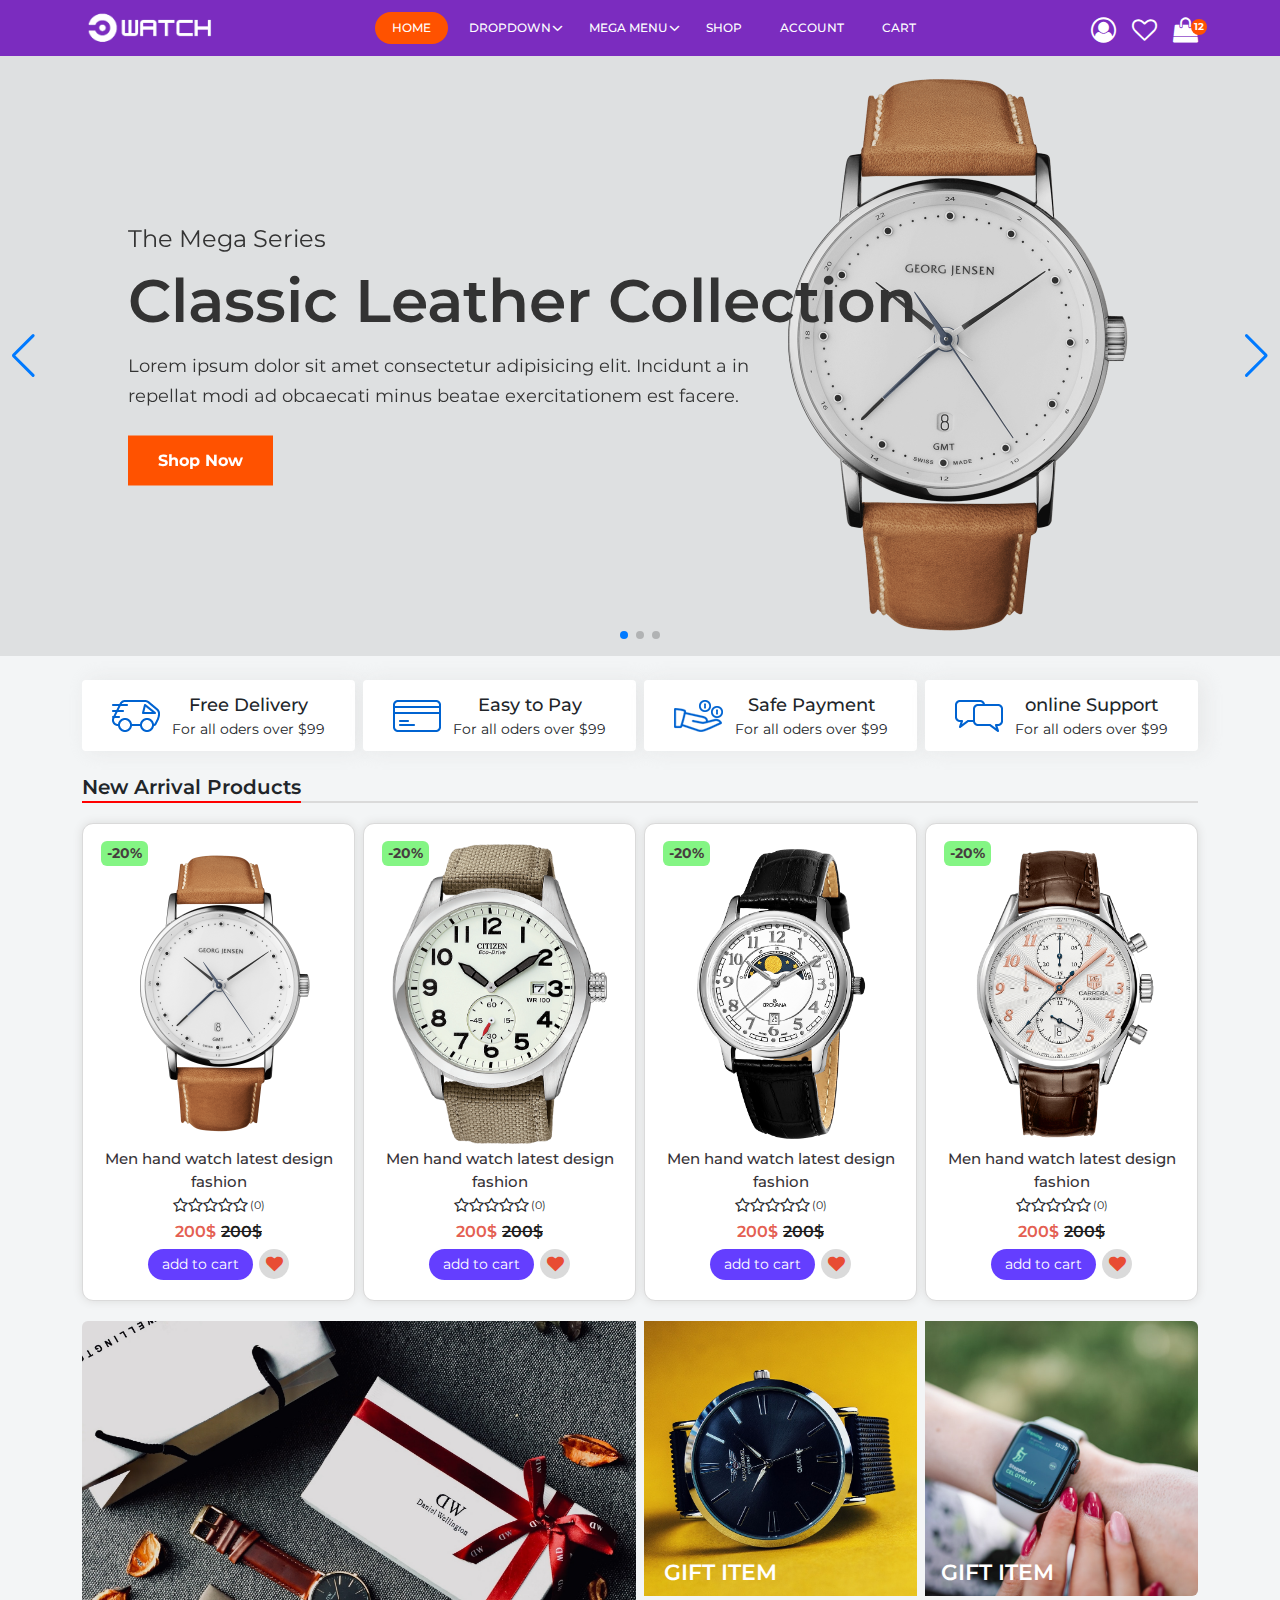
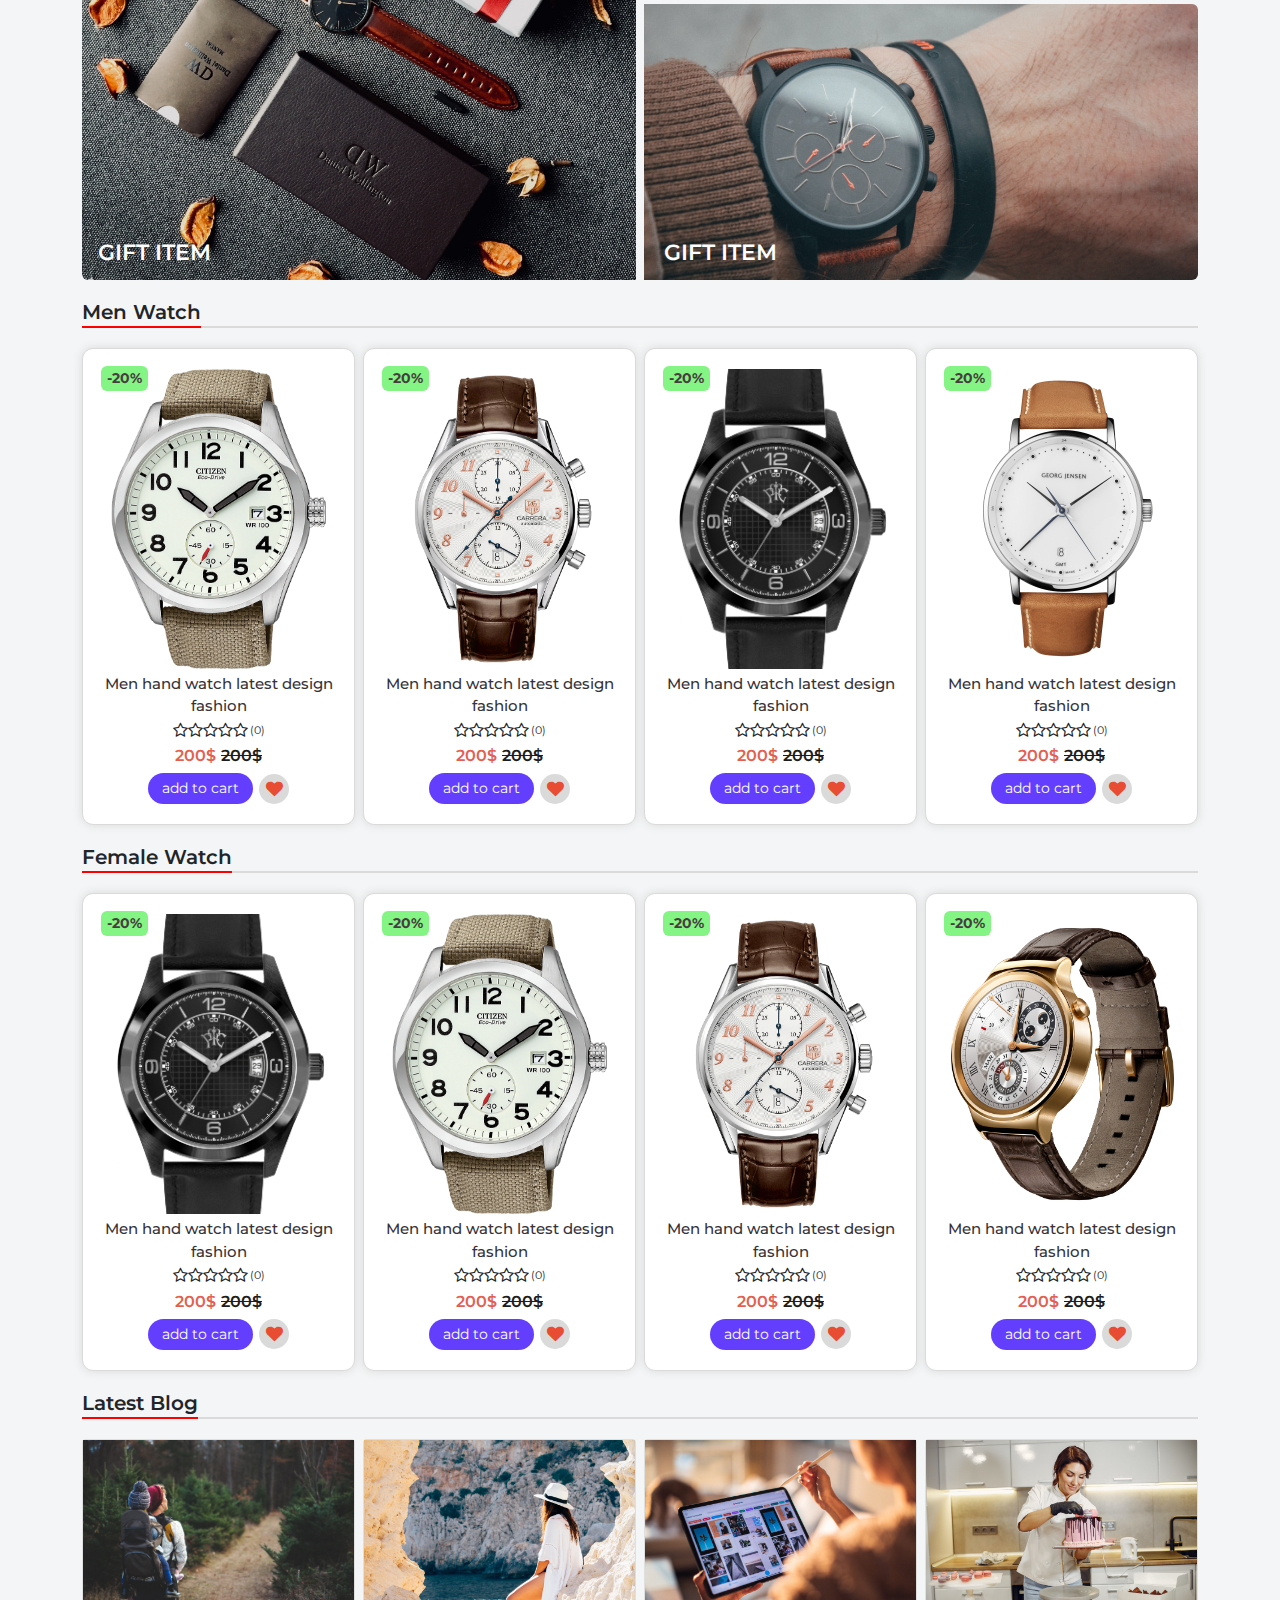
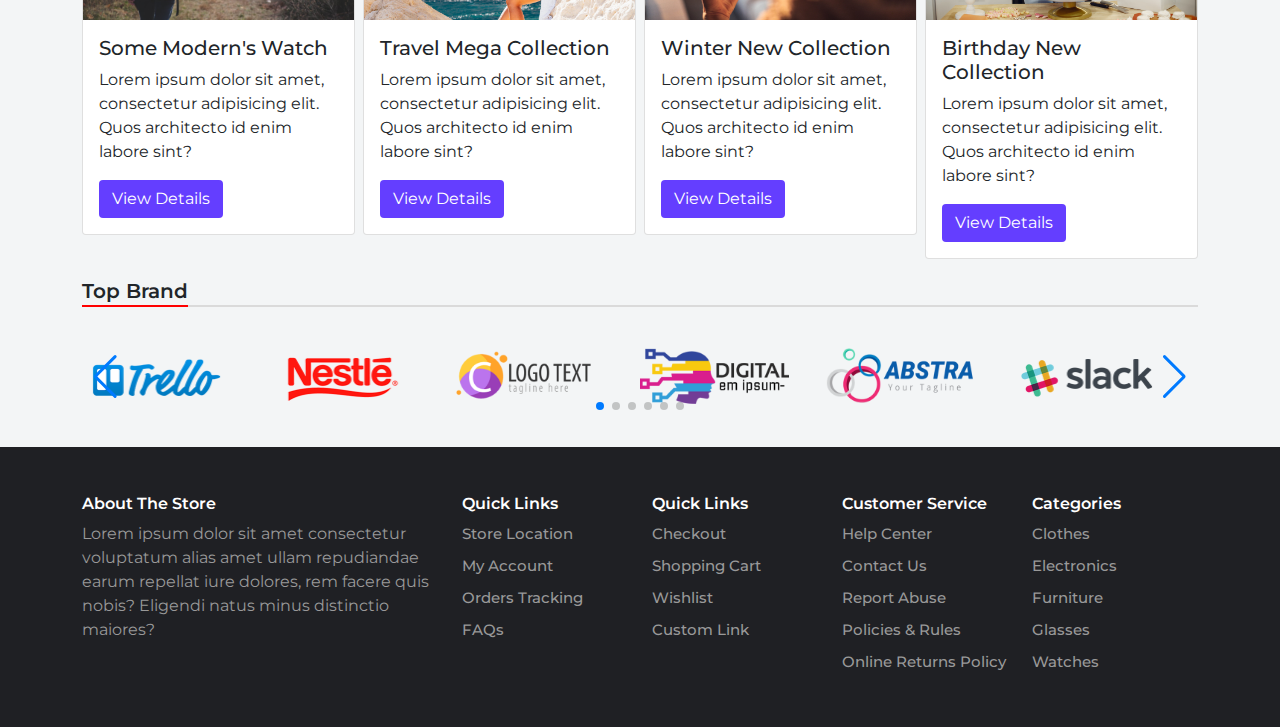
<file: index.html>
<!DOCTYPE html>
<html lang="en">

<head>
  <meta charset="UTF-8">
  <meta http-equiv="X-UA-Compatible" content="IE=edge">
  <meta name="viewport" content="width=device-width, initial-scale=1.0">
  <title>Watch Shop</title>
  <link rel="stylesheet" href="assets/css/bootstrap.min.css">
  <link rel="stylesheet" href="assets/css/style.css">
  <link rel="stylesheet" href="assets/css/responsive.css">
  <link rel="stylesheet" href="https://cdnjs.cloudflare.com/ajax/libs/font-awesome/4.7.0/css/font-awesome.css"/>
  <link rel="stylesheet" href="assets/css/swiper-bundle.min.css">
</head>

<body class="Mode">
  <header class="header" id="menu">
      <div class="container">
        <div class="header-box">
        <div class="left">
          <a href="index.html">
            <img src="assets/images/weblogo.png" class="logo img-fluid" width="120px" alt="">
          </a>
        </div>
        <div class="middle">
          <!-- Navbart Start -->
          <div class="mobile-menu-overlay" id="mobile-menu-overlay"></div>
          <ul class="main-menu" id="main-menu">
            <div class="mobile-menu-head">
              <div class="left"><h6>Mobile Menu</h6></div>
              <div class="right"><i id="mobile-menu-close" class="fa fa-times" aria-hidden="true"></i></div>
            </div>
            <li class="nav-item"> <a class="nav-link active" aria-current="page" href="index.html">Home</a></li>
            <li class="nav-item has-child"> <a class="nav-link" href="#">Dropdown
              <i class="fa fa-angle-down" aria-hidden="true"></i>
            </a>
              <div class="sub-menu menu-drop-down">
                <ul>
                  <li><a href="#">Dropdown Menu 1</a></li>
                  <li><a href="#">Dropdown Menu 2</a></li>
                  <li><a href="#">Dropdown Menu 3</a></li>
                  <li><a href="#">Dropdown Menu 4</a></li>
                </ul>
              </div>
            </li>
            <li class="nav-item has-child">
              <a class="nav-link" href="#">Mega Menu<i class="fa fa-angle-down" aria-hidden="true"></i></a>
              <div class="sub-menu mega-menu show_mega">
                  <div class="mega-item">
                    <h3>Listing grid</h3>
                    <ul>
                      <li><a href="#">Grid Full Width</a></li>
                      <li><a href="#">Grid Full Width 2</a></li>
                      <li><a href="#">Grid Boxed</a></li>
                      <li><a href="#">Grid Sidebar Left</a></li>
                      <li><a href="#">Grid Sidebar Right</a></li>
                      <li><a href="#">Grid Sidebar Left 2</a></li>
                      <li><a href="#">Grid Sidebar Right 2</a></li>
                    </ul>
                  </div>
                  <div class="mega-item">
                    <h3>Listing row &amp; Product</h3>
                    <ul>
                      <li><a href="#">Row Sidebar Left</a></li>
                      <li><a href="#">Row Sidebar Right</a></li>
                      <li><a href="#">Row Sidebar Left 2</a></li>
                      <li><a href="#">Row Sidebar Extended</a></li>
                      <li><a href="#">Product Large Image</a></li>
                      <li><a href="#">Product Carousel</a></li>
                      <li><a href="#">Product Sticky Info</a></li>
                    </ul>
                  </div>
                  <div class="mega-item">
                    <h3>Other pages</h3>
                    <ul>
                      <li><a href="#">Cart Page</a></li>
                      <li><a href="#">Check Out Page</a></li>
                      <li><a href="#">Confirm Purchase Page</a></li>
                      <li><a href="#">Create Account Page</a></li>
                      <li><a href="#">Track Order</a></li>
                      <li><a href="#">Help Page</a></li>
                      <li><a href="#">Help Page 2</a></li>
                      <li><a href="#">Leave a Review</a></li>
                    </ul>
                  </div>
                  <div class="mega-item">
                    <div class="banner_menu">
                      <a href="#0">
                        <img src="assets/images/banner.jpg" data-src="img/banner_menu.jpg" width="400" height="550"
                          alt="" class="img-fluid lazy loaded" data-was-processed="true">
                      </a>
                    </div>
                  </div>
              </div>
            </li>
            <li class="nav-item"> <a class="nav-link" href="shop.html">Shop</a></li>
            <li class="nav-item"> <a class="nav-link" href="account.html">account</a></li>
            <li class="nav-item"> <a class="nav-link" href="cart.html">cart</a></li>
          </ul>
          <!-- Navbart End -->

        </div>
        <div class="right">
          <ul class="icon-list">
            <li class="icon user">
              <i class="fa fa-user-circle-o me-3" aria-hidden="true"></i>
            </li>
            <li class="icon wishlist">
              <i class="fa fa-heart-o me-3" aria-hidden="true"></i>
            </li>
            <li class="icon cart">
              <i class="fa fa-shopping-bag" aria-hidden="true"></i>
              <span class="cart-count">12</span>
              <div class="c-dropdown-menu">
                <ul>
                  <li class="d-flex">
                    <a href="#">
                      <figure><img src="assets/images/products/pic_001.png" alt="" width="50" height="50" ></figure>
                      <strong><span>1x Armor Air x Fear</span>$90.00</strong>
                    </a>
                    <a href="#0" class="action"><i class="ti-trash"></i></a>
                  </li>
                  <li class="d-flex">
                    <a href="#">
                      <figure><img src="assets/images/products/pic_001.png" alt="" width="50" height="50"></figure>
                      <strong><span>1x Armor Air x Fear</span>$90.00</strong>
                    </a>
                    <a href="#0" class="action"><i class="ti-trash"></i></a>
                  </li>
                </ul>
                <div class="total">
                  <div class="price">
                    <strong>Total</strong><span>$200.00</span>
                  </div>
                  <div class="btn-box d-flex justify-content-between">
                    <a href="cart.html" class="c-btn outline">View Cart</a>
                    <a href="checkout.html" class="c-btn">Checkout</a>
                  </div>

                </div>
              </div>
            </li>
            <li class="icon mobile-menu-icon" id="mobile-menu-icon">
              <i class="fa fa-bars" aria-hidden="true"></i>
            </li>
          </ul>
        </div>
      </div>
    </div>

  </header>

  <!-- Hero Section Start -->
  <section class="hero-slider mb-1">
    <div class="swiper" id="hero-slider">
      <!-- Additional required wrapper -->
      <div class="swiper-wrapper">
        <!-- Slides -->
        <div class="swiper-slide">
          <div class="img-box" style="background-image: url('assets/images/products/pic_001.png');">
            <!-- <img class="img-full" src="assets/images/pexels-cottonbro-5081922.jpg" alt=""> -->
          </div>
          <div class="text-box">
            <p class="slider-title-small">The Mega Series</p>
            <p class="slider-title-big">Classic Leather Collection</p>
            <p class="slider-title-dec">Lorem ipsum dolor sit amet consectetur adipisicing elit. Incidunt a in repellat modi ad obcaecati minus beatae exercitationem est facere.</p>
            <button class="slide-btn">Shop Now</button>
          </div>
        </div>
        <div class="swiper-slide">
          <div class="img-box" style="background-image: url('assets/images/products/pic_019.png');">
            <!-- <img class="img-full" src="assets/images/pexels-karolina-grabowska-4379286.jpg" alt=""> -->
          </div>
          <div class="text-box">
            <p class="slider-title-small">On Sale Item</p>
            <p class="slider-title-big">Men Fasionable Collection</p>
            <p class="slider-title-dec">Lorem ipsum dolor sit amet consectetur adipisicing elit. Rem laudantium iure debitis ullam recusandae? Aut modi asperiores hic exercitationem? Dolor.</p>
            <button class="slide-btn">Shop Now</button>
          </div>
         </div>
        <div class="swiper-slide">
          <div class="img-box" style="background-image: url('assets/images/products/pic_016.png');">
            <!-- <img class="img-full" src="assets/images/pexels-malte-luk-2010018.jpg" alt=""> -->
          </div>
          <div class="text-box">
            <p class="slider-title-small">Product Sell</p>
            <p class="slider-title-big">New Mega Collection</p>
            <p class="slider-title-dec">Lorem ipsum dolor sit amet consectetur adipisicing elit. Exercitationem consequuntur delectus fugit quibusdam quisquam. Dignissimos doloremque cumque aperiam. Officia, corporis?</p>
            <button class="slide-btn">Shop Now</button>
          </div>
          </div>
        
      </div>
      <!-- If we need pagination -->
      <div class="swiper-pagination"></div>
    
      <!-- If we need navigation buttons -->
      <div class="swiper-button-prev"></div>
      <div class="swiper-button-next"></div>
    </div>
  </section>
  <!-- Hero Section  End -->

  <!-- payment section start -->
  <section class="payment my-4">
    <div class="container">
      <div class="row g-2 justify-content-center align-items-center">
        <div class="col-lg-3 col-md-3 col-sm-6 col-6">
        
          <div class="pay_content d-flex align-items-center">
            <div class="pay_icon">
              <img class="cms__icon-img" src="assets/images/icon/icon1.png" alt="">
            </div>
            <div class="pay_text text-center">
              <h6 class="pay_title">Free Delivery</h6>
              <span class="pay_des">For all oders over $99</span>
            </div>
          </div>
        </div> 
        <div class="col-lg-3 col-md-3 col-sm-6 col-6">
         
          <div class="pay_content d-flex align-items-center">
            <div class="pay_icon">
              <img class="cms__icon-img" src="assets/images/icon/icon2.png" alt="">
            </div>
            <div class="pay_text text-center">
              <h6 class="pay_title">Easy to Pay</h6>
              <span class="pay_des">For all oders over $99</span>
            </div>
          </div>
        </div> 

        <div class="col-lg-3 col-md-3 col-sm-6 col-6">
       
          <div class="pay_content d-flex align-items-center">
            <div class="pay_icon">
              <img class="cms__icon-img" src="assets/images/icon/icon3.png" alt="">
            </div>
            <div class="pay_text text-center">
              <h6 class="pay_title">Safe Payment</h6>
              <span class="pay_des">For all oders over $99</span>
            </div>
          </div>
        </div> 

        <div class="col-lg-3 col-md-3 col-sm-6 col-6">
         
          <div class="pay_content d-flex align-items-center justify-content-center">
            <div class="pay_icon">
              <img class="cms__icon-img" src="assets/images/icon/icon4.png" alt="">
            </div>
            <div class="pay_text text-center">
              <h6 class="pay_title">online Support</h6>
              <span class="pay_des">For all oders over $99</span>
            </div>
          </div>
        </div> 


      </div>
    </div>
  </section>
  <!-- payment section end -->

  <!-- New Arrival Section start -->
  <section class="new-arrival section-margin">
    <div class="container">
      <div class="section-heading d-flex justify-content-between">
        <h2>New Arrival Products</h2>
      </div>
      <div class="section-body sec-body-mar">
        <div class="row g-2">
          <div class="col-lg-3 col-md-4 col-sm-6 col-6">
            <div class="product-container">
              <div class="pro-badge">
                <p>-20%</p>
              </div>
              <a href="#" class="product-img">
                <img src="assets/images/products/pic_001.png"  alt="...">
              </a>
              <div class="product-body">
                <a href="#">
                  <p class="product-title">Men hand watch latest design fashion</p>
                </a>
                <div class="rating">
                  <i class="fa fa-star-o" aria-hidden="true"></i>
                  <i class="fa fa-star-o" aria-hidden="true"></i>
                  <i class="fa fa-star-o" aria-hidden="true"></i>
                  <i class="fa fa-star-o" aria-hidden="true"></i>
                  <i class="fa fa-star-o" aria-hidden="true"></i>
                  <span>(0)</span>
                </div>
                <div class="price">
                  <p>200$</p>
                  <p class="old">200$</p>
                </div>
                <div class="add-cart d-flex justify-content-center align-items-center">
                  <button class="">add to cart</button>
                  <i class="fa fa-heart" aria-hidden="true"></i>
                </div>
              </div>
            </div>
          </div>
          <div class="col-lg-3 col-md-4 col-sm-6 col-6">
            <div class="product-container">
              <div class="pro-badge">
                <p>-20%</p>
              </div>
              <a href="#" class="product-img">
                <img src="assets/images/products/pic_018.png"  alt="...">
              </a>
              <div class="product-body">
                <a href="#">
                  <p class="product-title">Men hand watch latest design fashion</p>
                </a>
                <div class="rating">
                  <i class="fa fa-star-o" aria-hidden="true"></i>
                  <i class="fa fa-star-o" aria-hidden="true"></i>
                  <i class="fa fa-star-o" aria-hidden="true"></i>
                  <i class="fa fa-star-o" aria-hidden="true"></i>
                  <i class="fa fa-star-o" aria-hidden="true"></i>
                  <span>(0)</span>
                </div>
                <div class="price">
                  <p>200$</p>
                  <p class="old">200$</p>
                </div>
                <div class="add-cart d-flex justify-content-center align-items-center">
                  <button class="">add to cart</button>
                  <i class="fa fa-heart" aria-hidden="true"></i>
                </div>
              </div>
            </div>
          </div>
          <div class="col-lg-3 col-md-4 col-sm-6 col-6">
            <div class="product-container">
              <div class="pro-badge">
                <p>-20%</p>
              </div>
              <a href="#" class="product-img">
                <img src="assets/images/products/pic_019.png"  alt="...">
              </a>
              <div class="product-body">
                <a href="#">
                  <p class="product-title">Men hand watch latest design fashion</p>
                </a>
                <div class="rating">
                  <i class="fa fa-star-o" aria-hidden="true"></i>
                  <i class="fa fa-star-o" aria-hidden="true"></i>
                  <i class="fa fa-star-o" aria-hidden="true"></i>
                  <i class="fa fa-star-o" aria-hidden="true"></i>
                  <i class="fa fa-star-o" aria-hidden="true"></i>
                  <span>(0)</span>
                </div>
                <div class="price">
                  <p>200$</p>
                  <p class="old">200$</p>
                </div>
                <div class="add-cart d-flex justify-content-center align-items-center">
                  <button class="">add to cart</button>
                  <i class="fa fa-heart" aria-hidden="true"></i>
                </div>
              </div>
            </div>
          </div>
          <div class="col-lg-3 col-md-4 col-sm-6 col-6">
            <div class="product-container">
              <div class="pro-badge">
                <p>-20%</p>
              </div>
              <a href="#" class="product-img">
                <img src="assets/images/products/pic_003.png"  alt="...">
              </a>
              <div class="product-body">
                <a href="#">
                  <p class="product-title">Men hand watch latest design fashion</p>
                </a>
                <div class="rating">
                  <i class="fa fa-star-o" aria-hidden="true"></i>
                  <i class="fa fa-star-o" aria-hidden="true"></i>
                  <i class="fa fa-star-o" aria-hidden="true"></i>
                  <i class="fa fa-star-o" aria-hidden="true"></i>
                  <i class="fa fa-star-o" aria-hidden="true"></i>
                  <span>(0)</span>
                </div>
                <div class="price">
                  <p>200$</p>
                  <p class="old">200$</p>
                </div>
                <div class="add-cart d-flex justify-content-center align-items-center">
                  <button class="">add to cart</button>
                  <i class="fa fa-heart" aria-hidden="true"></i>
                </div>
              </div>
            </div>
          </div>
        </div>
      </div>
    </div>
  </section>
  <!-- New Arrival Section End -->

  <!-- Showcase Section start -->
  <section class="show-case section-margin">
    <div class="container">
      <div class="row gx-2">
        <div class="col-md-6 left-box">
          <div class="img-box">
            <img src="assets/images/feature-1.jpg" alt="">
          </div>
            <div class="text-box">
              <a href="#" class="tittle">Gift Item</a>
              <p>5 products</p>
            </p>
            </div>
        </div>
        <div class="col-md-6 right-box">
          <div class="top d-flex h-50 w-100">
            <div class="top-1">
              <div class="img-box">
                <img class="top-img-1" src="assets/images/feature-2.jpg" alt="">
              </div>
                <div class="text-box">
                  <a href="#" class="tittle">Gift Item</a>
                  <p>5 products</p>
                </p>
                </div>
            </div>
            <div class="top-2">
              <div class="img-box">
                <img class="top-img-2" src="assets/images/feature-3.jpg" alt="">
              </div>
                <div class="text-box">
                  <a href="#" class="tittle">Gift Item</a>
                  <p>5 products</p>
                </p>
                </div>
            </div>
          </div>
          <div class="bottom h-50 ">
            <div class="img-box">
              <img class="bottom-img-1" src="assets/images/feature-4.jpg" alt="">
            </div>
              <div class="text-box">
                <a href="#" class="tittle">Gift Item</a>
                <p>5 products</p>
              </p>
              </div>
          </div>
        </div>
      </div>
    </div>
  </section>
  <!-- Showcase Section End -->

  <!-- Men Watch Section start -->
  <section class="men-watch section-margin">
    <div class="container">
      <div class="section-heading d-flex justify-content-between">
        <h2>Men Watch</h2>
      </div>
      <div class="section-body sec-body-mar">
        <div class="row g-2">
          <div class="col-lg-3 col-md-4 col-sm-6 col-6">
            <div class="product-container">
              <div class="pro-badge">
                <p>-20%</p>
              </div>
              <a href="#" class="product-img">
                <img src="assets/images/products/pic_018.png"  alt="...">
              </a>
              <div class="product-body">
                <a href="#">
                  <p class="product-title">Men hand watch latest design fashion</p>
                </a>
                <div class="rating">
                  <i class="fa fa-star-o" aria-hidden="true"></i>
                  <i class="fa fa-star-o" aria-hidden="true"></i>
                  <i class="fa fa-star-o" aria-hidden="true"></i>
                  <i class="fa fa-star-o" aria-hidden="true"></i>
                  <i class="fa fa-star-o" aria-hidden="true"></i>
                  <span>(0)</span>
                </div>
                <div class="price">
                  <p>200$</p>
                  <p class="old">200$</p>
                </div>
                <div class="add-cart d-flex justify-content-center align-items-center">
                  <button class="">add to cart</button>
                  <i class="fa fa-heart" aria-hidden="true"></i>
                </div>
              </div>
            </div>
          </div>
          <div class="col-lg-3 col-md-4 col-sm-6 col-6">
            <div class="product-container">
              <div class="pro-badge">
                <p>-20%</p>
              </div>
              <a href="#" class="product-img">
                <img src="assets/images/products/pic_010.png"  alt="...">
              </a>
              <div class="product-body">
                <a href="#">
                  <p class="product-title">Men hand watch latest design fashion</p>
                </a>
                <div class="rating">
                  <i class="fa fa-star-o" aria-hidden="true"></i>
                  <i class="fa fa-star-o" aria-hidden="true"></i>
                  <i class="fa fa-star-o" aria-hidden="true"></i>
                  <i class="fa fa-star-o" aria-hidden="true"></i>
                  <i class="fa fa-star-o" aria-hidden="true"></i>
                  <span>(0)</span>
                </div>
                <div class="price">
                  <p>200$</p>
                  <p class="old">200$</p>
                </div>
                <div class="add-cart d-flex justify-content-center align-items-center">
                  <button class="">add to cart</button>
                  <i class="fa fa-heart" aria-hidden="true"></i>
                </div>
              </div>
            </div>
          </div>
          <div class="col-lg-3 col-md-4 col-sm-6 col-6">
            <div class="product-container">
              <div class="pro-badge">
                <p>-20%</p>
              </div>
              <a href="#" class="product-img">
                <img src="assets/images/products/pic_015.png"  alt="...">
              </a>
              <div class="product-body">
                <a href="#">
                  <p class="product-title">Men hand watch latest design fashion</p>
                </a>
                <div class="rating">
                  <i class="fa fa-star-o" aria-hidden="true"></i>
                  <i class="fa fa-star-o" aria-hidden="true"></i>
                  <i class="fa fa-star-o" aria-hidden="true"></i>
                  <i class="fa fa-star-o" aria-hidden="true"></i>
                  <i class="fa fa-star-o" aria-hidden="true"></i>
                  <span>(0)</span>
                </div>
                <div class="price">
                  <p>200$</p>
                  <p class="old">200$</p>
                </div>
                <div class="add-cart d-flex justify-content-center align-items-center">
                  <button class="">add to cart</button>
                  <i class="fa fa-heart" aria-hidden="true"></i>
                </div>
              </div>
            </div>
          </div>
          <div class="col-lg-3 col-md-4 col-sm-6 col-6">
            <div class="product-container">
              <div class="pro-badge">
                <p>-20%</p>
              </div>
              <a href="#" class="product-img">
                <img src="assets/images/products/pic_001.png"  alt="...">
              </a>
              <div class="product-body">
                <a href="#">
                  <p class="product-title">Men hand watch latest design fashion</p>
                </a>
                <div class="rating">
                  <i class="fa fa-star-o" aria-hidden="true"></i>
                  <i class="fa fa-star-o" aria-hidden="true"></i>
                  <i class="fa fa-star-o" aria-hidden="true"></i>
                  <i class="fa fa-star-o" aria-hidden="true"></i>
                  <i class="fa fa-star-o" aria-hidden="true"></i>
                  <span>(0)</span>
                </div>
                <div class="price">
                  <p>200$</p>
                  <p class="old">200$</p>
                </div>
                <div class="add-cart d-flex justify-content-center align-items-center">
                  <button class="">add to cart</button>
                  <i class="fa fa-heart" aria-hidden="true"></i>
                </div>
              </div>
            </div>
          </div>
        </div>
      </div>
    </div>
  </section>
  <!-- Men Watch Section Section End -->

  <!-- Women Watch Section start -->
  <section class="female-watch section-margin">
    <div class="container">
      <div class="section-heading d-flex justify-content-between">
        <h2>Female Watch</h2>
      </div>
      <div class="section-body sec-body-mar">
        <div class="row g-2">
          <div class="col-lg-3 col-md-4 col-sm-6 col-6">
            <div class="product-container">
              <div class="pro-badge">
                <p>-20%</p>
              </div>
              <a href="#" class="product-img">
                <img src="assets/images/products/pic_015.png"  alt="...">
              </a>
              <div class="product-body">
                <a href="#">
                  <p class="product-title">Men hand watch latest design fashion</p>
                </a>
                <div class="rating">
                  <i class="fa fa-star-o" aria-hidden="true"></i>
                  <i class="fa fa-star-o" aria-hidden="true"></i>
                  <i class="fa fa-star-o" aria-hidden="true"></i>
                  <i class="fa fa-star-o" aria-hidden="true"></i>
                  <i class="fa fa-star-o" aria-hidden="true"></i>
                  <span>(0)</span>
                </div>
                <div class="price">
                  <p>200$</p>
                  <p class="old">200$</p>
                </div>
                <div class="add-cart d-flex justify-content-center align-items-center">
                  <button class="">add to cart</button>
                  <i class="fa fa-heart" aria-hidden="true"></i>
                </div>
              </div>
            </div>
          </div>
          <div class="col-lg-3 col-md-4 col-sm-6 col-6">
            <div class="product-container">
              <div class="pro-badge">
                <p>-20%</p>
              </div>
              <a href="#" class="product-img">
                <img src="assets/images/products/pic_018.png"  alt="...">
              </a>
              <div class="product-body">
                <a href="#">
                  <p class="product-title">Men hand watch latest design fashion</p>
                </a>
                <div class="rating">
                  <i class="fa fa-star-o" aria-hidden="true"></i>
                  <i class="fa fa-star-o" aria-hidden="true"></i>
                  <i class="fa fa-star-o" aria-hidden="true"></i>
                  <i class="fa fa-star-o" aria-hidden="true"></i>
                  <i class="fa fa-star-o" aria-hidden="true"></i>
                  <span>(0)</span>
                </div>
                <div class="price">
                  <p>200$</p>
                  <p class="old">200$</p>
                </div>
                <div class="add-cart d-flex justify-content-center align-items-center">
                  <button class="">add to cart</button>
                  <i class="fa fa-heart" aria-hidden="true"></i>
                </div>
              </div>
            </div>
          </div>
          <div class="col-lg-3 col-md-4 col-sm-6 col-6">
            <div class="product-container">
              <div class="pro-badge">
                <p>-20%</p>
              </div>
              <a href="#" class="product-img">
                <img src="assets/images/products/pic_003.png"  alt="...">
              </a>
              <div class="product-body">
                <a href="#">
                  <p class="product-title">Men hand watch latest design fashion</p>
                </a>
                <div class="rating">
                  <i class="fa fa-star-o" aria-hidden="true"></i>
                  <i class="fa fa-star-o" aria-hidden="true"></i>
                  <i class="fa fa-star-o" aria-hidden="true"></i>
                  <i class="fa fa-star-o" aria-hidden="true"></i>
                  <i class="fa fa-star-o" aria-hidden="true"></i>
                  <span>(0)</span>
                </div>
                <div class="price">
                  <p>200$</p>
                  <p class="old">200$</p>
                </div>
                <div class="add-cart d-flex justify-content-center align-items-center">
                  <button class="">add to cart</button>
                  <i class="fa fa-heart" aria-hidden="true"></i>
                </div>
              </div>
            </div>
          </div>
          <div class="col-lg-3 col-md-4 col-sm-6 col-6">
            <div class="product-container">
              <div class="pro-badge">
                <p>-20%</p>
              </div>
              <a href="#" class="product-img">
                <img src="assets/images/products/pic_016.png"  alt="...">
              </a>
              <div class="product-body">
                <a href="#">
                  <p class="product-title">Men hand watch latest design fashion</p>
                </a>
                <div class="rating">
                  <i class="fa fa-star-o" aria-hidden="true"></i>
                  <i class="fa fa-star-o" aria-hidden="true"></i>
                  <i class="fa fa-star-o" aria-hidden="true"></i>
                  <i class="fa fa-star-o" aria-hidden="true"></i>
                  <i class="fa fa-star-o" aria-hidden="true"></i>
                  <span>(0)</span>
                </div>
                <div class="price">
                  <p>200$</p>
                  <p class="old">200$</p>
                </div>
                <div class="add-cart d-flex justify-content-center align-items-center">
                  <button class="">add to cart</button>
                  <i class="fa fa-heart" aria-hidden="true"></i>
                </div>
              </div>
            </div>
          </div>
        </div>
      </div>
    </div>
  </section>
  <!-- Women Watch Section Section End -->

  <!-- Blog Section start -->
  <section class="blog section-margin">
    <div class="container">
      <div class="section-heading d-flex justify-content-between">
        <h2>Latest Blog</h2>
      </div>
      <div class="section-body sec-body-mar">
        <div class="blog-lists">
          <div class="row g-2">
            <div class="col-lg-3 col-md-3 col-sm-6 col-6">
              <div class="card">
                <img src="assets/images/blog/blog-1.jpg"  alt="...">
                <div class="card-body">
                  <h5 class="card-title">Some Modern's Watch</h5>
                  <p class="card-text">Lorem ipsum dolor sit amet, consectetur adipisicing elit. Quos architecto id enim labore sint?</p>
                  <a href="#" class="btn blog-btn">View Details</a>
                </div>
              </div>
            </div>
            <div class="col-lg-3 col-md-3 col-sm-6 col-6">
              <div class="card">
                <img src="assets/images/blog/blog-2.jpg"  alt="...">
                <div class="card-body">
                  <h5 class="card-title">Travel Mega Collection</h5>
                  <p class="card-text">Lorem ipsum dolor sit amet, consectetur adipisicing elit. Quos architecto id enim labore sint?</p>
                  <a href="#" class="btn blog-btn">View Details</a>
                </div>
              </div>
            </div>
            <div class="col-lg-3 col-md-3 col-sm-6 col-6">
              <div class="card">
                <img src="assets/images/blog/blog-3.jpg"  alt="...">
                <div class="card-body">
                  <h5 class="card-title">Winter New Collection</h5>
                  <p class="card-text">Lorem ipsum dolor sit amet, consectetur adipisicing elit. Quos architecto id enim labore sint?</p>
                  <a href="#" class="btn blog-btn">View Details</a>
                </div>
              </div>
            </div>
            <div class="col-lg-3 col-md-3 col-sm-6 col-6">
              <div class="card">
                <img src="assets/images//blog/blog-4.jpg"  alt="...">
                <div class="card-body">
                  <h5 class="card-title">Birthday New Collection</h5>
                  <p class="card-text">Lorem ipsum dolor sit amet, consectetur adipisicing elit. Quos architecto id enim labore sint?</p>
                  <a href="#" class="btn blog-btn">View Details</a>
                </div>
              </div>
            </div>
          </div>
        </div>
      </div>
    </div>
  </section> 
  <!-- Blog Slider Section Section End

  <!-- Brand Slider Section start -->
  <section class="brand-Slider section-margin">
    <div class="container">
      <div class="section-heading d-flex justify-content-between">
        <h2>Top Brand</h2>
      </div>
      <div class="section-body sec-body-mar">
        <div class="swiper" id="brand-slider">
          <div class="swiper-wrapper">
            <!-- Slides -->
            <div class="swiper-slide"><img class="brand-img" src="assets/images/brand/Trello.png" alt=""></div>
            <div class="swiper-slide"><img class="brand-img" src="assets/images/brand/Nestle-1.png" alt=""></div>
            <div class="swiper-slide"><img class="brand-img" src="assets/images/brand/02.png" alt=""></div>
            <div class="swiper-slide"><img class="brand-img" src="assets/images/brand/04.png" alt=""></div>
            <div class="swiper-slide"><img class="brand-img" src="assets/images/brand/05.png" alt=""></div>
            <div class="swiper-slide"><img class="brand-img" src="assets/images/brand/Slack-1.png" alt=""></div>
          </div>
          <!-- If we need pagination -->
          <div class="swiper-pagination"></div>
        
          <!-- If we need navigation buttons -->
          <div class="swiper-button-prev"></div>
          <div class="swiper-button-next"></div>
        </div>
      </div>
    </div>
  </section>

  <!-- Brand Slider Section Section End -->

  <!-- Footer Section Section Start -->
  <footer class="footer">
    <div class="container">
      <div class="row justify-content-center">
        <div class="col-md-4 col-sm-4">
          <div class="heading">
            <p>About The Store</p>
          </div>
          <div class="shop-details">
            <p>Lorem ipsum dolor sit amet consectetur voluptatum alias amet ullam repudiandae earum repellat iure dolores, rem facere quis nobis? Eligendi natus minus distinctio maiores?</p>
          </div>
        </div>

        <div class="col-md-2 col-sm-4">
          <div class="heading">
            <p>Quick Links</p>
          </div>
          <div class="footer-link">
            <ul class="footer-contents">
              <li><a href="#">Store Location</a></li>
              <li><a href="#">My Account</a></li>
              <li><a href="#">Orders Tracking</a></li>
              <li><a href="#">FAQs</a></li>
            </ul>
          </div>
        </div>

        <div class="col-md-2 col-sm-4">
          <div class="heading">
            <p>Quick Links</p>
          </div>
          <ul class="footer-contents">
            <li><a href="#">Checkout</a></li>
            <li><a href="#">Shopping Cart</a></li>
            <li><a href="#">Wishlist</a></li>
            <li><a href="#">Custom Link</a></li>
          </ul>
        </div>

        <div class="col-md-2 col-sm-4">
          <div class="heading">
            <p>Customer Service</p>
          </div>
          <ul class="footer-contents">
            <li><a href="#">Help Center</a></li>
            <li><a href="#">Contact Us</a></li>
            <li><a href="#">Report Abuse</a></li>
            <li><a href="#">Policies &amp; Rules</a></li>
            <li><a href="#">Online Returns Policy</a></li>
          </ul>
        </div>

        <div class="col-md-2 col-sm-4">
          <div class="heading">
            <p>Categories</p>
          </div>
          <ul class="footer-contents">
            <li><a href="">Clothes</a></li>
            <li><a href="">Electronics</a></li>
            <li><a href="">Furniture</a></li>
            <li><a href="">Glasses</a></li>
            <li><a href="">Watches</a></li>
          </ul>
        </div>
      </div>
    </div>

  </footer>
  <!-- Footer Section Section End -->


  <script src="assets/js/swiper-bundle.min.js"></script>
  <script src="assets/js/bootstrap.min.js"></script>
  <!-- <script src="assets/js/tiny-slider.js"></script> -->
  <!-- <script src="assets/js/custom.js"></script> -->
  <script src="assets/js/app.js"></script>
  <script>
        let activeSlide ;
        const heroSlider = new Swiper('#hero-slider', {
        // Optional parameters
        direction: 'horizontal',
        loop: true,
        autoplay:true,

        pagination: {
          el: '.swiper-pagination',
        },
        navigation: {
          nextEl: '.swiper-button-next',
          prevEl: '.swiper-button-prev',
        },
        on: {
        slideChangeTransitionStart: function () {
           activeSlide = document.querySelector('.swiper-slide-active')
          activeSlide.querySelector('.text-box').classList.remove('active')
        },
        slideChangeTransitionEnd: function () {
          activeSlide.querySelector('.text-box').classList.add('active')
        },
      }

      });
      const brandSlider = new Swiper('#brand-slider', {
        // Optional parameters
        direction: 'horizontal',
        slidesPerView: 6,
        navigation: true,
        loop:true,
        pagination: {
          el: '.swiper-pagination',
        },

        navigation: {
          nextEl: '.swiper-button-next',
          prevEl: '.swiper-button-prev',
        },
        breakpoints: {
    // when window width is >= 320px
          320: {
            slidesPerView: 3,
            
          },
          // when window width is >= 480px
          480: {
            slidesPerView: 3,
            
          },
          // when window width is >= 640px
          768: {
            slidesPerView: 4,
            
          },
          1020: {
            slidesPerView: 6,
            
          }
        },

      });
  </script>


</body>

</html>
</file>
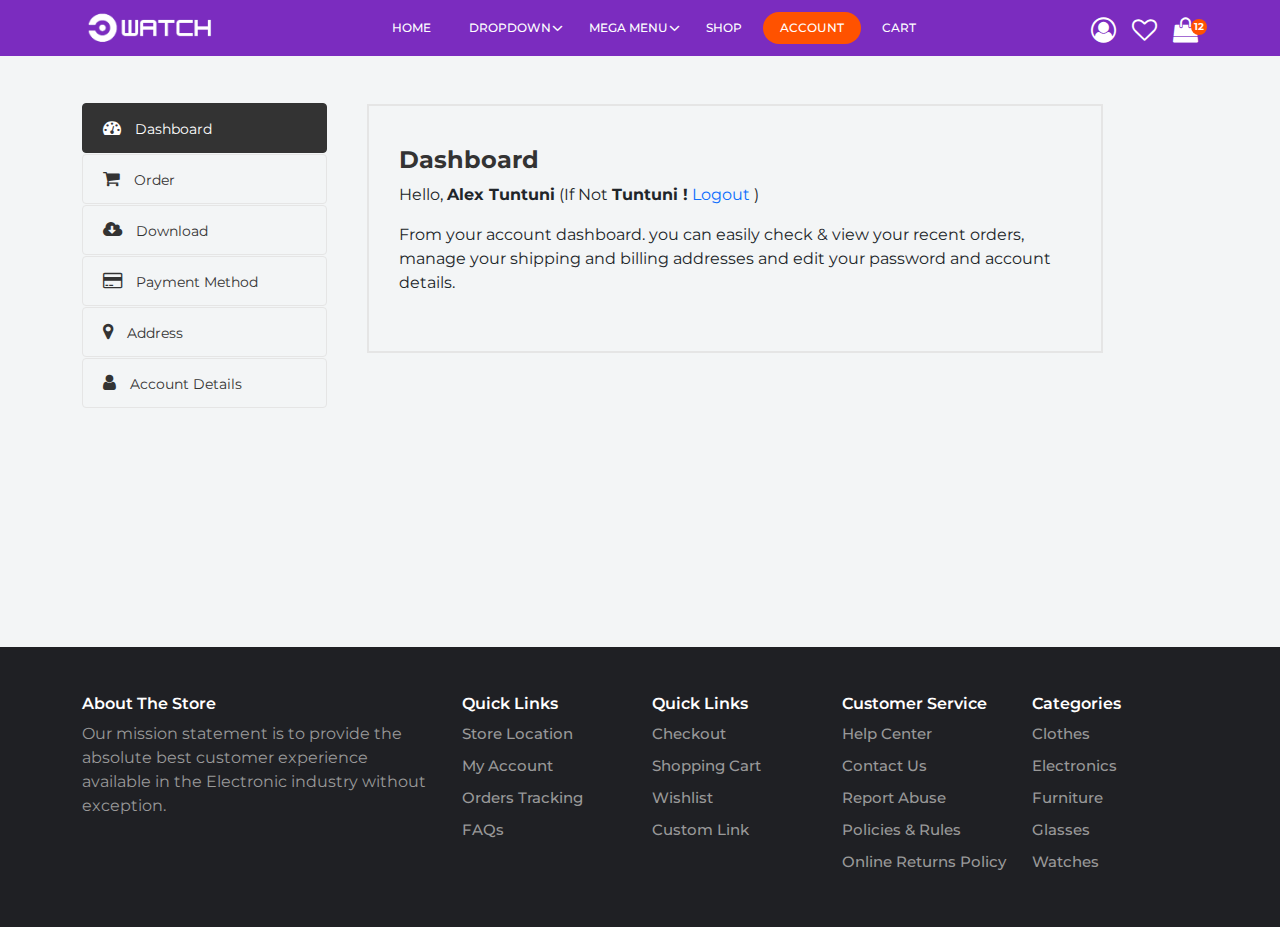
<file: account.html>
<!DOCTYPE html>
<html lang="en">

<head>
  <meta charset="UTF-8">
  <meta http-equiv="X-UA-Compatible" content="IE=edge">
  <meta name="viewport" content="width=device-width, initial-scale=1.0">
  <title>Watch Shop</title>
  <link rel="stylesheet" href="assets/css/bootstrap.min.css">
  <link rel="stylesheet" href="assets/css/style.css">
  <link rel="stylesheet" href="assets/css/responsive.css">
  <link rel="stylesheet" href="https://cdnjs.cloudflare.com/ajax/libs/font-awesome/4.7.0/css/font-awesome.css"/>
  <link rel="stylesheet" href="assets/css/swiper-bundle.min.css">
</head>

<body class="Mode">
    <header class="header" id="menu">
        <div class="container">
          <div class="header-box">
          <div class="left">
            <a href="index.html">
              <img src="assets/images/weblogo.png" class="logo img-fluid" width="120px" alt="">
            </a>
          </div>
          <div class="middle">
            <!-- Navbart Start -->
            <div class="mobile-menu-overlay" id="mobile-menu-overlay"></div>
            <ul class="main-menu" id="main-menu">
              <div class="mobile-menu-head">
                <div class="left"><h6>Mobile Menu</h6></div>
                <div class="right"><i id="mobile-menu-close" class="fa fa-times" aria-hidden="true"></i></div>
              </div>
              <li class="nav-item"> <a class="nav-link" href="index.html">Home</a></li>
              <li class="nav-item has-child"> <a class="nav-link" href="#">Dropdown
                <i class="fa fa-angle-down" aria-hidden="true"></i>
              </a>
                <div class="sub-menu menu-drop-down">
                  <ul>
                    <li><a href="#">Dropdown Menu 1</a></li>
                    <li><a href="#">Dropdown Menu 2</a></li>
                    <li><a href="#">Dropdown Menu 3</a></li>
                    <li><a href="#">Dropdown Menu 4</a></li>
                  </ul>
                </div>
              </li>
              <li class="nav-item has-child">
                <a class="nav-link" href="#">Mega Menu<i class="fa fa-angle-down" aria-hidden="true"></i></a>
                <div class="sub-menu mega-menu show_mega">
                    <div class="mega-item">
                      <h3>Listing grid</h3>
                      <ul>
                        <li><a href="#">Grid Full Width</a></li>
                        <li><a href="#">Grid Full Width 2</a></li>
                        <li><a href="#">Grid Boxed</a></li>
                        <li><a href="#">Grid Sidebar Left</a></li>
                        <li><a href="#">Grid Sidebar Right</a></li>
                        <li><a href="#">Grid Sidebar Left 2</a></li>
                        <li><a href="#">Grid Sidebar Right 2</a></li>
                      </ul>
                    </div>
                    <div class="mega-item">
                      <h3>Listing row &amp; Product</h3>
                      <ul>
                        <li><a href="#">Row Sidebar Left</a></li>
                        <li><a href="#">Row Sidebar Right</a></li>
                        <li><a href="#">Row Sidebar Left 2</a></li>
                        <li><a href="#">Row Sidebar Extended</a></li>
                        <li><a href="#">Product Large Image</a></li>
                        <li><a href="#">Product Carousel</a></li>
                        <li><a href="#">Product Sticky Info</a></li>
                      </ul>
                    </div>
                    <div class="mega-item">
                      <h3>Other pages</h3>
                      <ul>
                        <li><a href="#">Cart Page</a></li>
                        <li><a href="#">Check Out Page</a></li>
                        <li><a href="#">Confirm Purchase Page</a></li>
                        <li><a href="#">Create Account Page</a></li>
                        <li><a href="#">Track Order</a></li>
                        <li><a href="#">Help Page</a></li>
                        <li><a href="#">Help Page 2</a></li>
                        <li><a href="#">Leave a Review</a></li>
                      </ul>
                    </div>
                    <div class="mega-item">
                      <div class="banner_menu">
                        <a href="#0">
                          <img src="assets/images/banner.jpg" data-src="img/banner_menu.jpg" width="400" height="550"
                            alt="" class="img-fluid lazy loaded" data-was-processed="true">
                        </a>
                      </div>
                    </div>
                </div>
              </li>
              <li class="nav-item"> <a class="nav-link" href="shop.html">Shop</a></li>
              <li class="nav-item"> <a class="nav-link active" href="account.html">account</a></li>
              <li class="nav-item"> <a class="nav-link" href="cart.html">cart</a></li>
            </ul>
            <!-- Navbart End -->
  
          </div>
          <div class="right">
            <ul class="icon-list">
              <li class="icon user">
                <i class="fa fa-user-circle-o me-3" aria-hidden="true"></i>
              </li>
              <li class="icon wishlist">
                <i class="fa fa-heart-o me-3" aria-hidden="true"></i>
              </li>
              <li class="icon cart">
                <i class="fa fa-shopping-bag" aria-hidden="true"></i>
                <span class="cart-count">12</span>
                <div class="c-dropdown-menu">
                  <ul>
                    <li class="d-flex">
                      <a href="#">
                        <figure><img src="assets/images/products/pic_001.png" alt="" width="50" height="50" ></figure>
                        <strong><span>1x Armor Air x Fear</span>$90.00</strong>
                      </a>
                      <a href="#0" class="action"><i class="ti-trash"></i></a>
                    </li>
                    <li class="d-flex">
                      <a href="#">
                        <figure><img src="assets/images/products/pic_001.png" alt="" width="50" height="50"></figure>
                        <strong><span>1x Armor Air x Fear</span>$90.00</strong>
                      </a>
                      <a href="#0" class="action"><i class="ti-trash"></i></a>
                    </li>
                  </ul>
                  <div class="total">
                    <div class="price">
                      <strong>Total</strong><span>$200.00</span>
                    </div>
                    <div class="btn-box d-flex justify-content-between">
                      <a href="cart.html" class="c-btn outline">View Cart</a>
                      <a href="checkout.html" class="c-btn">Checkout</a>
                    </div>
  
                  </div>
                </div>
              </li>
              <li class="icon mobile-menu-icon" id="mobile-menu-icon">
                <i class="fa fa-bars" aria-hidden="true"></i>
              </li>
            </ul>
          </div>
        </div>
      </div>
  
    </header>

    <section class="my-account my-5" style="min-height: 55vh;">
        <div class="container">
            <div class="row">
                <div class="col-12">
                    <div class="my-account-area">
                        <div class="row">
                            <div class="col-xl-3 col-md-4">
                                <div class="my-account-menu">
                                    <div class="nav account-menu-list flex-column nav-pills me-3" id="v-pills-tab"
                                        role="tablist" aria-orientation="vertical">
                                        <button class="nav-link active" id="v-pills-home-tab"
                                            data-bs-toggle="pill" data-bs-target="#v-pills-home" type="button"
                                            role="tab" aria-controls="v-pills-home" aria-selected="true"><i class="fa fa-tachometer" aria-hidden="true"></i> Dashboard</button>

                                        <button class="nav-link" id="v-pills-profile-tab" data-bs-toggle="pill"
                                            data-bs-target="#v-pills-profile" type="button" role="tab"
                                            aria-controls="v-pills-profile" aria-selected="false"><i
                                                class="fa fa-shopping-cart"></i> Order</button>

                                        <button class="nav-link" id="v-pills-messages-tab" data-bs-toggle="pill"
                                            data-bs-target="#v-pills-download" type="button" role="tab"
                                            aria-controls="v-pills-messages" aria-selected="false"><i class="fa fa-cloud-download" aria-hidden="true"></i> Download</button>

                                        <button class="nav-link" id="v-pills-settings-tab" data-bs-toggle="pill"
                                            data-bs-target="#v-pills-payment" type="button" role="tab"
                                            aria-controls="v-pills-settings" aria-selected="false"><i
                                                class="fa fa-credit-card"></i> Payment Method</button>

                                        <button class="nav-link" id="v-pills-settings-tab" data-bs-toggle="pill"
                                            data-bs-target="#v-pills-address" type="button" role="tab"
                                            aria-controls="v-pills-settings" aria-selected="false"><i class="fa fa-map-marker" aria-hidden="true"></i> Address</button>

                                        <button class="nav-link" id="v-pills-settings-tab" data-bs-toggle="pill"
                                            data-bs-target="#v-pills-account_details" type="button" role="tab"
                                            aria-controls="v-pills-settings" aria-selected="false"><i
                                                class="fa fa-user"></i>
                                            Account Details</button>

                                    </div>

                                </div>
                            </div>
                            <div class="col-xl-8 col-md-8">
                                <div class="tab-content my-account-tab" id="v-pills-tabContent">
                                    <div class="tab-pane fade show active" id="v-pills-home" role="tabpanel"
                                        aria-labelledby="v-pills-home-tab">
                                        <div class="my-account-dashboard account-wrapper">
                                            <h4 class="account-title">Dashboard</h4>
                                            <div class="welcome-dashboard m-t-30">
                                                <p>Hello, <strong>Alex Tuntuni</strong> (If Not <strong>Tuntuni
                                                        !</strong> <a href="#">Logout</a> )</p>
                                            </div>
                                            <p class="m-t-25">From your account dashboard. you can easily check &amp;
                                                view your
                                                recent orders, manage your shipping and billing addresses and edit your
                                                password and
                                                account details.</p>
                                        </div>
                                    </div>

                                    <div class="tab-pane fade" id="v-pills-profile" role="tabpanel"
                                        aria-labelledby="v-pills-profile-tab">
                                        <div class="my-account-order account-wrapper">
                                            <h4 class="account-title">Orders</h4>
                                            <div class="account-table text-center m-t-30 table-responsive">
                                                <table class="table">
                                                    <thead>
                                                        <tr>
                                                            <th class="no">No</th>
                                                            <th class="name">Name</th>
                                                            <th class="date">Date</th>
                                                            <th class="status">Status</th>
                                                            <th class="total">Total</th>
                                                            <th class="action">Action</th>
                                                        </tr>
                                                    </thead>
                                                    <tbody>
                                                        <tr>
                                                            <td>1</td>
                                                            <td>Mostarizing Oil</td>
                                                            <td>Aug 22, 2020</td>
                                                            <td>Pending</td>
                                                            <td>$100</td>
                                                            <td><a href="#">View</a></td>
                                                        </tr>
                                                        <tr>
                                                            <td>2</td>
                                                            <td>Katopeno Altuni</td>
                                                            <td>July 22, 2020</td>
                                                            <td>Approved</td>
                                                            <td>$45</td>
                                                            <td><a href="#">View</a></td>
                                                        </tr>
                                                        <tr>
                                                            <td>3</td>
                                                            <td>Murikhete Paris</td>
                                                            <td>June 22, 2020</td>
                                                            <td>On Hold</td>
                                                            <td>$99</td>
                                                            <td><a href="#">View</a></td>
                                                        </tr>
                                                    </tbody>
                                                </table>
                                            </div>
                                        </div>
                                    </div>

                                    <div class="tab-pane fade" id="v-pills-download" role="tabpanel"
                                        aria-labelledby="v-pills-messages-tab">
                                        <div class="my-account-download account-wrapper">
                                            <h4 class="account-title">Download</h4>
                                            <div class="account-table text-center m-t-30 table-responsive">
                                                <table class="table">
                                                    <thead>
                                                        <tr>
                                                            <th class="name">Product</th>
                                                            <th class="date">Date</th>
                                                            <th class="status">Expire</th>
                                                            <th class="action">Download</th>
                                                        </tr>
                                                    </thead>
                                                    <tbody>
                                                        <tr>
                                                            <td>Mostarizing Oil</td>
                                                            <td>Aug 22, 2020</td>
                                                            <td>Yes</td>
                                                            <td><a href="#">Download File</a></td>
                                                        </tr>
                                                        <tr>
                                                            <td>Katopeno Altuni</td>
                                                            <td>July 22, 2020</td>
                                                            <td>Never</td>
                                                            <td><a href="#">Download File</a></td>
                                                        </tr>
                                                    </tbody>
                                                </table>
                                            </div>
                                        </div>
                                    </div>

                                    <div class="tab-pane fade" id="v-pills-payment" role="tabpanel"
                                        aria-labelledby="v-pills-messages-tab">
                                        <div class="my-account-payment account-wrapper">
                                            <h4 class="account-title">Payment Method</h4>
                                            <p class="m-t-30">You Can't Saved Your Payment Method yet.</p>
                                        </div>
                                    </div>

                                    <div class="tab-pane fade" id="v-pills-address" role="tabpanel"
                                        aria-labelledby="v-pills-settings-tab">
                                        <div class="my-account-address account-wrapper">
                                            <h4 class="account-title">Payment Method</h4>
                                            <div class="account-address m-t-30">
                                                <h6 class="name">Alex Tuntuni</h6>
                                                <p>1355 Market St, Suite 900 <br> San Francisco, CA 94103</p>
                                                <p>Mobile: (123) 456-7890</p>
                                                <a class="box-btn m-t-25 " href="#"><i class="far fa-edit"></i> Edit
                                                    Address</a>
                                            </div>
                                        </div>
                                    </div>

                                    <div class="tab-pane fade" id="v-pills-account_details" role="tabpanel"
                                        aria-labelledby="v-pills-settings-tab">
                                        <div class="my-account-details account-wrapper">
                                            <h4 class="account-title">Account Details</h4>

                                            <div class="account-details">
                                                <div class="row">
                                                    <div class="col-md-6">
                                                        <div class="account_form">
                                                            <input type="text" placeholder="First Name">
                                                        </div>
                                                    </div>
                                                    <div class="col-md-6">
                                                        <div class="account_form">
                                                            <input type="text" placeholder="Last Name">
                                                        </div>
                                                    </div>
                                                    <div class="col-md-12">
                                                        <div class="account_form">
                                                            <input type="text" placeholder="Display Name">
                                                        </div>
                                                    </div>
                                                    <div class="col-md-12">
                                                        <div class="account_form">
                                                            <input type="text" placeholder="Email address">
                                                        </div>
                                                    </div>
                                                    <div class="col-md-12">
                                                        <div class="account_form">
                                                            <h5 class="title">Password change</h5>
                                                        </div>
                                                    </div>
                                                    <div class="col-md-12">
                                                        <div class="account_form">
                                                            <input type="password" placeholder="Current Password">
                                                        </div>
                                                    </div>
                                                    <div class="col-md-6">
                                                        <div class="account_form">
                                                            <input type="password" placeholder="New Password">
                                                        </div>
                                                    </div>
                                                    <div class="col-md-6">
                                                        <div class="account_form">
                                                            <input type="password" placeholder="Confirm Password">
                                                        </div>
                                                    </div>
                                                    <div class="col-md-6">
                                                        <div class="account_form">
                                                            <button
                                                                class="btn btn-primary">Save
                                                                Change</button>
                                                        </div>
                                                    </div>
                                                </div>
                                            </div>
                                        </div>
                                    </div>

                                </div>

                            </div>
                        </div>
                    </div>
                </div>
            </div>
        </div>
    </section>


    <!-- Footer Section Section Start -->
    <footer class="footer">
        <div class="container">
            <div class="row justify-content-center">
                <div class="col-md-4 col-sm-4">
                    <div class="heading">
                        <p>About The Store</p>
                    </div>
                    <div class="shop-details">
                        <p>Our mission statement is to provide the absolute best
                            customer experience available in the Electronic industry
                            without exception.</p>
                    </div>
                </div>

                <div class="col-md-2 col-sm-4">
                    <div class="heading">
                        <p>Quick Links</p>
                    </div>
                    <div class="footer-link">
                        <ul class="footer-contents">
                            <li><a href="#">Store Location</a></li>
                            <li><a href="#">My Account</a></li>
                            <li><a href="#">Orders Tracking</a></li>
                            <li><a href="#">FAQs</a></li>
                        </ul>
                    </div>
                </div>

                <div class="col-md-2 col-sm-4">
                    <div class="heading">
                        <p>Quick Links</p>
                    </div>
                    <ul class="footer-contents">
                        <li><a href="#">Checkout</a></li>
                        <li><a href="#">Shopping Cart</a></li>
                        <li><a href="#">Wishlist</a></li>
                        <li><a href="#">Custom Link</a></li>
                    </ul>
                </div>

                <div class="col-md-2 col-sm-4">
                    <div class="heading">
                        <p>Customer Service</p>
                    </div>
                    <ul class="footer-contents">
                        <li><a href="#">Help Center</a></li>
                        <li><a href="#">Contact Us</a></li>
                        <li><a href="#">Report Abuse</a></li>
                        <li><a href="#">Policies &amp; Rules</a></li>
                        <li><a href="#">Online Returns Policy</a></li>
                    </ul>
                </div>

                <div class="col-md-2 col-sm-4">
                    <div class="heading">
                        <p>Categories</p>
                    </div>
                    <ul class="footer-contents">
                        <li><a href="">Clothes</a></li>
                        <li><a href="">Electronics</a></li>
                        <li><a href="">Furniture</a></li>
                        <li><a href="">Glasses</a></li>
                        <li><a href="">Watches</a></li>
                    </ul>
                </div>
            </div>
        </div>

    </footer>
    <!-- Footer Section Section End -->

    <script src="assets/js/bootstrap.min.js"></script>
    <script src="assets/js/app.js"></script>

</body>

</html>
</file>
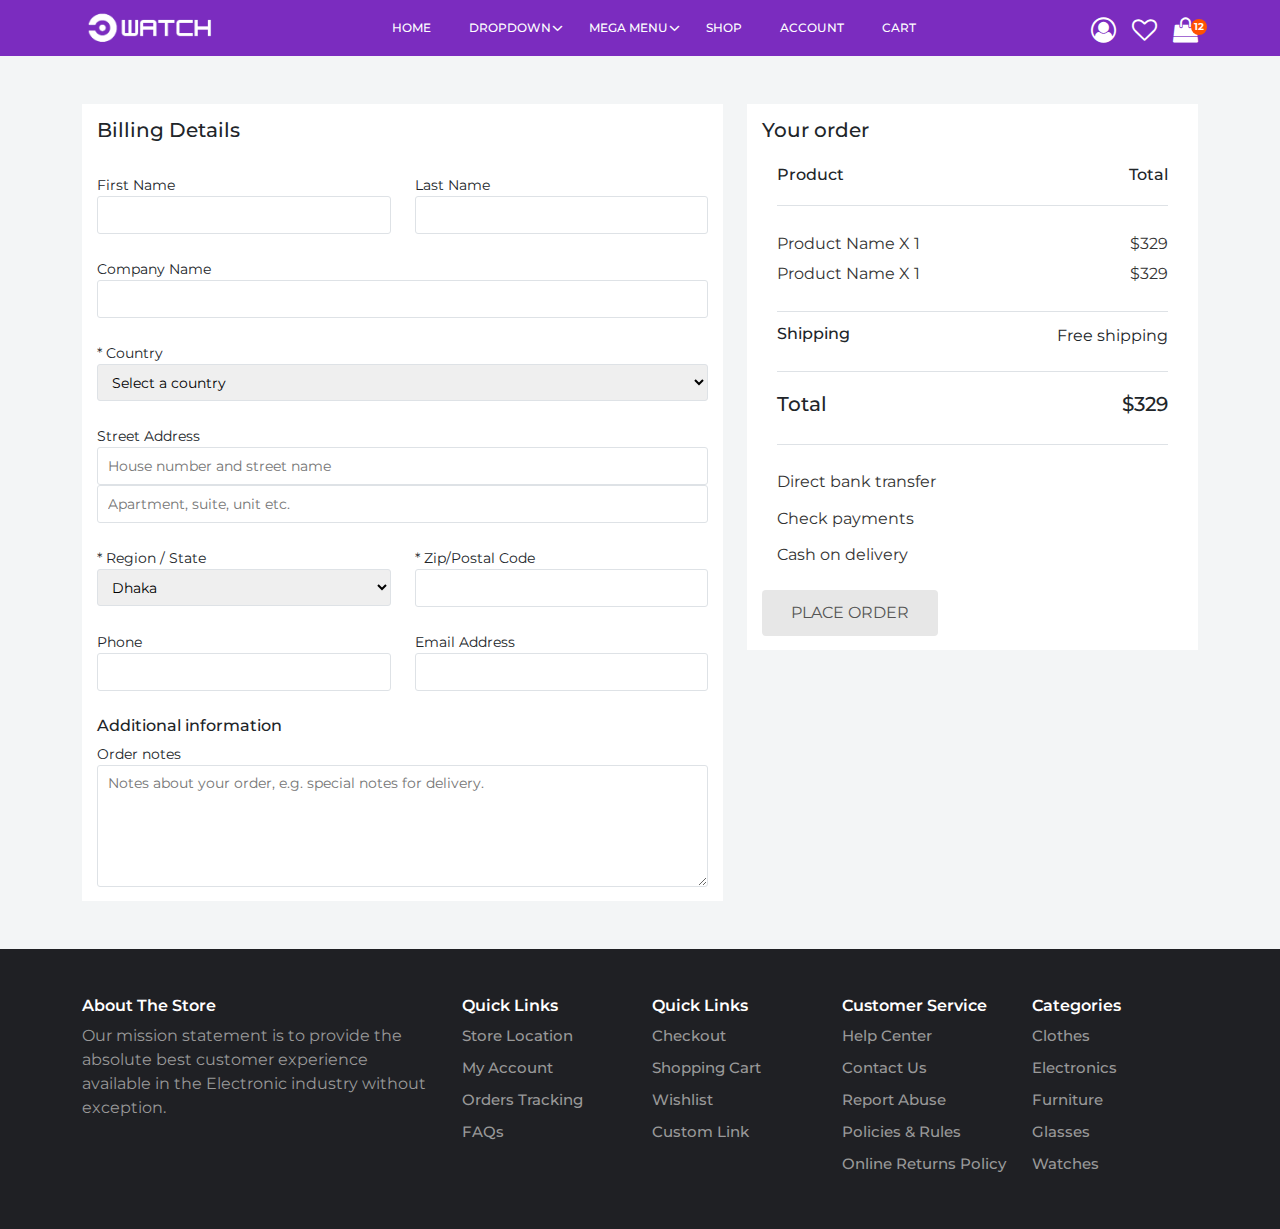
<file: checkout.html>
<!DOCTYPE html>
<html lang="en">

<head>
  <meta charset="UTF-8">
  <meta http-equiv="X-UA-Compatible" content="IE=edge">
  <meta name="viewport" content="width=device-width, initial-scale=1.0">
  <title>Watch Shop</title>
  <link rel="stylesheet" href="assets/css/bootstrap.min.css">
  <link rel="stylesheet" href="assets/css/style.css">
  <link rel="stylesheet" href="assets/css/responsive.css">
  <link rel="stylesheet" href="https://cdnjs.cloudflare.com/ajax/libs/font-awesome/4.7.0/css/font-awesome.css"/>
  <link rel="stylesheet" href="assets/css/swiper-bundle.min.css">
</head>

<body class="Mode">
  <header class="header" id="menu">
    <div class="container">
      <div class="header-box">
      <div class="left">
        <a href="index.html">
          <img src="assets/images/weblogo.png" class="logo img-fluid" width="120px" alt="">
        </a>
      </div>
      <div class="middle">
        <!-- Navbart Start -->
        <div class="mobile-menu-overlay" id="mobile-menu-overlay"></div>
        <ul class="main-menu" id="main-menu">
          <div class="mobile-menu-head">
            <div class="left"><h6>Mobile Menu</h6></div>
            <div class="right"><i id="mobile-menu-close" class="fa fa-times" aria-hidden="true"></i></div>
          </div>
          <li class="nav-item"> <a class="nav-link" href="index.html">Home</a></li>
          <li class="nav-item has-child"> <a class="nav-link" href="#">Dropdown
            <i class="fa fa-angle-down" aria-hidden="true"></i>
          </a>
            <div class="sub-menu menu-drop-down">
              <ul>
                <li><a href="#">Dropdown Menu 1</a></li>
                <li><a href="#">Dropdown Menu 2</a></li>
                <li><a href="#">Dropdown Menu 3</a></li>
                <li><a href="#">Dropdown Menu 4</a></li>
              </ul>
            </div>
          </li>
          <li class="nav-item has-child">
            <a class="nav-link" href="#">Mega Menu<i class="fa fa-angle-down" aria-hidden="true"></i></a>
            <div class="sub-menu mega-menu show_mega">
                <div class="mega-item">
                  <h3>Listing grid</h3>
                  <ul>
                    <li><a href="#">Grid Full Width</a></li>
                    <li><a href="#">Grid Full Width 2</a></li>
                    <li><a href="#">Grid Boxed</a></li>
                    <li><a href="#">Grid Sidebar Left</a></li>
                    <li><a href="#">Grid Sidebar Right</a></li>
                    <li><a href="#">Grid Sidebar Left 2</a></li>
                    <li><a href="#">Grid Sidebar Right 2</a></li>
                  </ul>
                </div>
                <div class="mega-item">
                  <h3>Listing row &amp; Product</h3>
                  <ul>
                    <li><a href="#">Row Sidebar Left</a></li>
                    <li><a href="#">Row Sidebar Right</a></li>
                    <li><a href="#">Row Sidebar Left 2</a></li>
                    <li><a href="#">Row Sidebar Extended</a></li>
                    <li><a href="#">Product Large Image</a></li>
                    <li><a href="#">Product Carousel</a></li>
                    <li><a href="#">Product Sticky Info</a></li>
                  </ul>
                </div>
                <div class="mega-item">
                  <h3>Other pages</h3>
                  <ul>
                    <li><a href="#">Cart Page</a></li>
                    <li><a href="#">Check Out Page</a></li>
                    <li><a href="#">Confirm Purchase Page</a></li>
                    <li><a href="#">Create Account Page</a></li>
                    <li><a href="#">Track Order</a></li>
                    <li><a href="#">Help Page</a></li>
                    <li><a href="#">Help Page 2</a></li>
                    <li><a href="#">Leave a Review</a></li>
                  </ul>
                </div>
                <div class="mega-item">
                  <div class="banner_menu">
                    <a href="#0">
                      <img src="assets/images/banner.jpg" data-src="img/banner_menu.jpg" width="400" height="550"
                        alt="" class="img-fluid lazy loaded" data-was-processed="true">
                    </a>
                  </div>
                </div>
            </div>
          </li>
          <li class="nav-item"> <a class="nav-link" href="shop.html">Shop</a></li>
          <li class="nav-item"> <a class="nav-link" href="account.html">account</a></li>
          <li class="nav-item"> <a class="nav-link" href="cart.html">cart</a></li>
        </ul>
        <!-- Navbart End -->

      </div>
      <div class="right">
        <ul class="icon-list">
          <li class="icon user">
            <i class="fa fa-user-circle-o me-3" aria-hidden="true"></i>
          </li>
          <li class="icon wishlist">
            <i class="fa fa-heart-o me-3" aria-hidden="true"></i>
          </li>
          <li class="icon cart">
            <i class="fa fa-shopping-bag" aria-hidden="true"></i>
            <span class="cart-count">12</span>
            <div class="c-dropdown-menu">
              <ul>
                <li class="d-flex">
                  <a href="#">
                    <figure><img src="assets/images/products/pic_001.png" alt="" width="50" height="50" ></figure>
                    <strong><span>1x Armor Air x Fear</span>$90.00</strong>
                  </a>
                  <a href="#0" class="action"><i class="ti-trash"></i></a>
                </li>
                <li class="d-flex">
                  <a href="#">
                    <figure><img src="assets/images/products/pic_001.png" alt="" width="50" height="50"></figure>
                    <strong><span>1x Armor Air x Fear</span>$90.00</strong>
                  </a>
                  <a href="#0" class="action"><i class="ti-trash"></i></a>
                </li>
              </ul>
              <div class="total">
                <div class="price">
                  <strong>Total</strong><span>$200.00</span>
                </div>
                <div class="btn-box d-flex justify-content-between">
                  <a href="cart.html" class="c-btn outline">View Cart</a>
                  <a href="checkout.html" class="c-btn">Checkout</a>
                </div>

              </div>
            </div>
          </li>
          <li class="icon mobile-menu-icon" id="mobile-menu-icon">
            <i class="fa fa-bars" aria-hidden="true"></i>
          </li>
        </ul>
      </div>
    </div>
  </div>

</header>
<section class="check_out my-5" style="min-height: 55vh;">
    
<div class="container">
  <div class="row">
      <!-- Start Client Shipping Address -->
      <div class="col-lg-7">
        <div class="left">
          <div class="section-content">
            <h5 class="section-content__title">Billing Details</h5>
        </div>
        <form action="#" method="post" class="form-box">
            <div class="row">
                <div class="col-md-6">
                    <div class="form-box__single-group">
                        <label for="form-first-name">First Name</label>
                        <input type="text" id="form-first-name">
                    </div>
                </div>
                <div class="col-md-6">
                    <div class="form-box__single-group">
                        <label for="form-last-name">Last Name</label>
                        <input type="text" id="form-last-name">
                    </div>
                </div>
                <div class="col-md-12">
                    <div class="form-box__single-group">
                        <label for="form-company-name">Company Name</label>
                        <input type="text" id="form-company-name">
                    </div>
                </div>
                <div class="col-md-12">
                    <div class="form-box__single-group">
                        <label for="form-country">* Country</label>
                        <select id="form-country">
                            <option value="select-country" selected="">Select a country</option>
                            <option value="BD">Bangladesh</option>
                            <option value="US">USA</option>
                            <option value="UK">UK</option>
                            <option value="TR">Turkey</option>
                            <option value="CA">Canada</option>
                        </select>
                    </div>
                </div>
                <div class="col-md-12">
                    <div class="form-box__single-group">
                        <label for="form-address-1">Street Address</label>
                        <input type="text" id="form-address-1" placeholder="House number and street name">
                        <input type="text" class="m-t-10" id="form-address-2" placeholder="Apartment, suite, unit etc.">
                    </div>
                </div>
                <div class="col-md-6">
                    <div class="form-box__single-group">
                        <label for="form-state">* Region / State</label>
                        <select id="form-state">
                            <option value="Dha" selected="">Dhaka</option>
                            <option value="Kha">Khulna</option>
                            <option value="Raj">Rajshahi</option>
                            <option value="Syl">Sylet</option>
                            <option value="Chi">Chittagong</option>
                        </select>
                    </div>
                </div>
                <div class="col-md-6">
                    <div class="form-box__single-group">
                        <label for="form-zipcode">* Zip/Postal Code</label>
                        <input type="text" id="form-zipcode">
                    </div>
                </div>
                <div class="col-md-6">
                    <div class="form-box__single-group">
                        <label for="form-phone">Phone</label>
                        <input type="text" id="form-phone">
                    </div>
                </div>
                <div class="col-md-6">
                    <div class="form-box__single-group">
                        <label for="form-email">Email Address</label>
                        <input type="email" id="form-email">
                    </div>
                </div>
                
                <div class="col-md-12">
                    <div class="form-box__single-group">
                        <h6>Additional information</h6>
                        <label for="form-additional-info">Order notes</label>
                        <textarea id="form-additional-info" rows="5" placeholder="Notes about your order, e.g. special notes for delivery."></textarea>
                    </div>
                </div>
            </div>
        </form> 
        </div>
      </div> <!-- End Client Shipping Address -->
      
      <!-- Start Order Wrapper -->
      <div class="col-lg-5">
        <div class="right">
          <div class="your-order-section">
            <div class="section-content">
                <h5 class="section-content__title">Your order</h5>
            </div>
            <div class="your-order-box gray-bg m-t-40 m-b-30">
                <div class="your-order-product-info">
                    <div class="your-order-top d-flex justify-content-between">
                        <h6 class="your-order-top-left">Product</h6>
                        <h6 class="your-order-top-right">Total</h6>
                    </div>
                    <ul class="your-order-middle">
                        <li class="d-flex justify-content-between">
                            <span class="your-order-middle-left">Product Name X 1</span>
                            <span class="your-order-middle-right">$329</span>
                        </li>
                        <li class="d-flex justify-content-between">
                            <span class="your-order-middle-left">Product Name X 1</span>
                            <span class="your-order-middle-right">$329</span>
                        </li>
                    </ul>
                    <div class="your-order-bottom d-flex justify-content-between">
                        <h6 class="your-order-bottom-left">Shipping</h6>
                        <span class="your-order-bottom-right">Free shipping</span>
                    </div>
                    <div class="your-order-total d-flex justify-content-between">
                        <h5 class="your-order-total-left">Total</h5>
                        <h5 class="your-order-total-right">$329</h5>
                    </div>

                    <div class="payment-method">
                        <div class="payment-accordion element-mrg">
                            <div class="panel-group" id="accordion">
                                <div class="panel payment-accordion">
                                    <div class="panel-heading" id="method-one">
                                        <h4 class="panel-title">
                                            <a data-toggle="collapse" data-parent="#accordion" href="#method1" aria-expanded="false" class="collapsed">
                                                Direct bank transfer
                                            </a>
                                        </h4>
                                    </div>
                                    <div id="method1" class="panel-collapse collapse">
                                        <div class="panel-body">
                                            <p>Please send a check to Store Name, Store Street, Store Town, Store State / County, Store Postcode.</p>
                                        </div>
                                    </div>
                                </div>
                                <div class="panel payment-accordion">
                                    <div class="panel-heading" id="method-two">
                                        <h4 class="panel-title">
                                            <a class="collapsed" data-toggle="collapse" data-parent="#accordion" href="#method2" aria-expanded="false">
                                                Check payments
                                            </a>
                                        </h4>
                                    </div>
                                    <div id="method2" class="panel-collapse collapse">
                                        <div class="panel-body">
                                            <p>Please send a check to Store Name, Store Street, Store Town, Store State / County, Store Postcode.</p>
                                        </div>
                                    </div>
                                </div>
                                <div class="panel payment-accordion">
                                    <div class="panel-heading" id="method-three">
                                        <h4 class="panel-title">
                                            <a class="collapsed" data-toggle="collapse" data-parent="#accordion" href="#method3" aria-expanded="false">
                                                Cash on delivery
                                            </a>
                                        </h4>
                                    </div>
                                    <div id="method3" class="panel-collapse collapse">
                                        <div class="panel-body">
                                            <p>Please send a check to Store Name, Store Street, Store Town, Store State / County, Store Postcode.</p>
                                        </div>
                                    </div>
                                </div>
                            </div>
                        </div>
                    </div>
                </div>
            </div>

            <button class="btn" type="submit">PLACE ORDER</button>
        </div>
        </div>
          
      </div> <!-- End Order Wrapper -->
  </div>
</div>
  </section>


  <!-- Footer Section Section Start -->
  <footer class="footer">
    <div class="container">
      <div class="row justify-content-center">
        <div class="col-md-4 col-sm-4">
          <div class="heading">
            <p>About The Store</p>
          </div>
          <div class="shop-details">
            <p>Our mission statement is to provide the absolute best
              customer experience available in the Electronic industry
              without exception.</p>
          </div>
        </div>

        <div class="col-md-2 col-sm-4">
          <div class="heading">
            <p>Quick Links</p>
          </div>
          <div class="footer-link">
            <ul class="footer-contents">
              <li><a href="#">Store Location</a></li>
              <li><a href="#">My Account</a></li>
              <li><a href="#">Orders Tracking</a></li>
              <li><a href="#">FAQs</a></li>
            </ul>
          </div>
        </div>

        <div class="col-md-2 col-sm-4">
          <div class="heading">
            <p>Quick Links</p>
          </div>
          <ul class="footer-contents">
            <li><a href="#">Checkout</a></li>
            <li><a href="#">Shopping Cart</a></li>
            <li><a href="#">Wishlist</a></li>
            <li><a href="#">Custom Link</a></li>
          </ul>
        </div>

        <div class="col-md-2 col-sm-4">
          <div class="heading">
            <p>Customer Service</p>
          </div>
          <ul class="footer-contents">
            <li><a href="#">Help Center</a></li>
            <li><a href="#">Contact Us</a></li>
            <li><a href="#">Report Abuse</a></li>
            <li><a href="#">Policies &amp; Rules</a></li>
            <li><a href="#">Online Returns Policy</a></li>
          </ul>
        </div>

        <div class="col-md-2 col-sm-4">
          <div class="heading">
            <p>Categories</p>
          </div>
          <ul class="footer-contents">
            <li><a href="">Clothes</a></li>
            <li><a href="">Electronics</a></li>
            <li><a href="">Furniture</a></li>
            <li><a href="">Glasses</a></li>
            <li><a href="">Watches</a></li>
          </ul>
        </div>
      </div>
    </div>

  </footer>
  <!-- Footer Section Section End -->

  <script src="assets/js/app.js"></script>

</body>

</html>
</file>
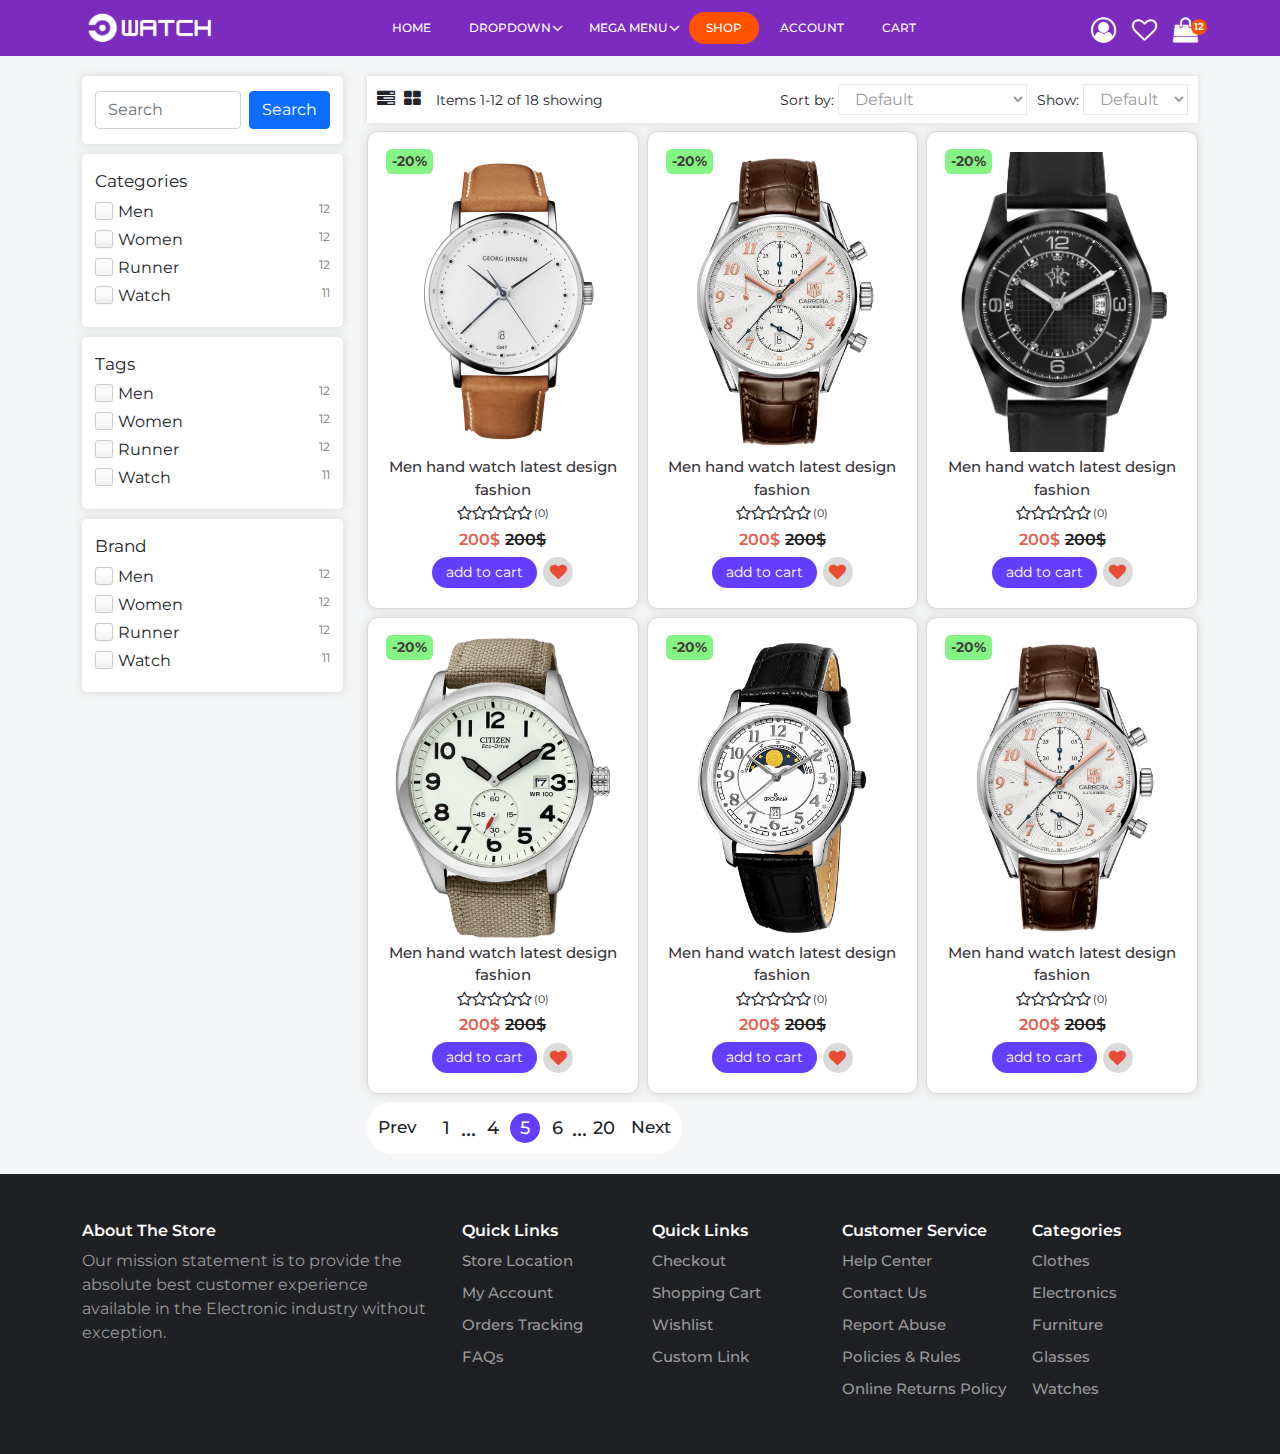
<file: shop.html>
<!DOCTYPE html>
<html lang="en">

<head>
  <meta charset="UTF-8">
  <meta http-equiv="X-UA-Compatible" content="IE=edge">
  <meta name="viewport" content="width=device-width, initial-scale=1.0">
  <title>Watch Shop</title>
  <link rel="stylesheet" href="assets/css/bootstrap.min.css">
  <link rel="stylesheet" href="assets/css/style.css">
  <link rel="stylesheet" href="assets/css/responsive.css">
  <link rel="stylesheet" href="https://cdnjs.cloudflare.com/ajax/libs/font-awesome/4.7.0/css/font-awesome.css"/>
  <link rel="stylesheet" href="assets/css/swiper-bundle.min.css">
</head>

<body class="Mode">
  <header class="header" id="menu">
    <div class="container">
      <div class="header-box">
      <div class="left">
        <a href="index.html">
          <img src="assets/images/weblogo.png" class="logo img-fluid" width="120px" alt="">
        </a>
      </div>
      <div class="middle">
        <!-- Navbart Start -->
        <div class="mobile-menu-overlay" id="mobile-menu-overlay"></div>
        <ul class="main-menu" id="main-menu">
          <div class="mobile-menu-head">
            <div class="left"><h6>Mobile Menu</h6></div>
            <div class="right"><i id="mobile-menu-close" class="fa fa-times" aria-hidden="true"></i></div>
          </div>
          <li class="nav-item"> <a class="nav-link" href="index.html">Home</a></li>
          <li class="nav-item has-child"> <a class="nav-link" href="#">Dropdown
            <i class="fa fa-angle-down" aria-hidden="true"></i>
          </a>
            <div class="sub-menu menu-drop-down">
              <ul>
                <li><a href="#">Dropdown Menu 1</a></li>
                <li><a href="#">Dropdown Menu 2</a></li>
                <li><a href="#">Dropdown Menu 3</a></li>
                <li><a href="#">Dropdown Menu 4</a></li>
              </ul>
            </div>
          </li>
          <li class="nav-item has-child">
            <a class="nav-link" href="#">Mega Menu<i class="fa fa-angle-down" aria-hidden="true"></i></a>
            <div class="sub-menu mega-menu show_mega">
                <div class="mega-item">
                  <h3>Listing grid</h3>
                  <ul>
                    <li><a href="#">Grid Full Width</a></li>
                    <li><a href="#">Grid Full Width 2</a></li>
                    <li><a href="#">Grid Boxed</a></li>
                    <li><a href="#">Grid Sidebar Left</a></li>
                    <li><a href="#">Grid Sidebar Right</a></li>
                    <li><a href="#">Grid Sidebar Left 2</a></li>
                    <li><a href="#">Grid Sidebar Right 2</a></li>
                  </ul>
                </div>
                <div class="mega-item">
                  <h3>Listing row &amp; Product</h3>
                  <ul>
                    <li><a href="#">Row Sidebar Left</a></li>
                    <li><a href="#">Row Sidebar Right</a></li>
                    <li><a href="#">Row Sidebar Left 2</a></li>
                    <li><a href="#">Row Sidebar Extended</a></li>
                    <li><a href="#">Product Large Image</a></li>
                    <li><a href="#">Product Carousel</a></li>
                    <li><a href="#">Product Sticky Info</a></li>
                  </ul>
                </div>
                <div class="mega-item">
                  <h3>Other pages</h3>
                  <ul>
                    <li><a href="#">Cart Page</a></li>
                    <li><a href="#">Check Out Page</a></li>
                    <li><a href="#">Confirm Purchase Page</a></li>
                    <li><a href="#">Create Account Page</a></li>
                    <li><a href="#">Track Order</a></li>
                    <li><a href="#">Help Page</a></li>
                    <li><a href="#">Help Page 2</a></li>
                    <li><a href="#">Leave a Review</a></li>
                  </ul>
                </div>
                <div class="mega-item">
                  <div class="banner_menu">
                    <a href="#0">
                      <img src="assets/images/banner.jpg" data-src="img/banner_menu.jpg" width="400" height="550"
                        alt="" class="img-fluid lazy loaded" data-was-processed="true">
                    </a>
                  </div>
                </div>
            </div>
          </li>
          <li class="nav-item"> <a class="nav-link active" href="shop.html">Shop</a></li>
          <li class="nav-item"> <a class="nav-link" href="account.html">account</a></li>
          <li class="nav-item"> <a class="nav-link" href="cart.html">cart</a></li>
        </ul>
        <!-- Navbart End -->

      </div>
      <div class="right">
        <ul class="icon-list">
          <li class="icon user">
            <i class="fa fa-user-circle-o me-3" aria-hidden="true"></i>
          </li>
          <li class="icon wishlist">
            <i class="fa fa-heart-o me-3" aria-hidden="true"></i>
          </li>
          <li class="icon cart">
            <i class="fa fa-shopping-bag" aria-hidden="true"></i>
            <span class="cart-count">12</span>
            <div class="c-dropdown-menu">
              <ul>
                <li class="d-flex">
                  <a href="#">
                    <figure><img src="assets/images/products/pic_001.png" alt="" width="50" height="50" ></figure>
                    <strong><span>1x Armor Air x Fear</span>$90.00</strong>
                  </a>
                  <a href="#0" class="action"><i class="ti-trash"></i></a>
                </li>
                <li class="d-flex">
                  <a href="#">
                    <figure><img src="assets/images/products/pic_001.png" alt="" width="50" height="50"></figure>
                    <strong><span>1x Armor Air x Fear</span>$90.00</strong>
                  </a>
                  <a href="#0" class="action"><i class="ti-trash"></i></a>
                </li>
              </ul>
              <div class="total">
                <div class="price">
                  <strong>Total</strong><span>$200.00</span>
                </div>
                <div class="btn-box d-flex justify-content-between">
                  <a href="cart.html" class="c-btn outline">View Cart</a>
                  <a href="checkout.html" class="c-btn">Checkout</a>
                </div>

              </div>
            </div>
          </li>
          <li class="icon mobile-menu-icon" id="mobile-menu-icon">
            <i class="fa fa-bars" aria-hidden="true"></i>
          </li>
        </ul>
      </div>
    </div>
  </div>

</header>

  <section class="shop section-margin">
    <div class="container">
      <div class="row shop-product">
        <div class="col-lg-3 col-md-4 filter">
          <div class="widget-wrapper">
            <div class="widget">
              <div class="search d-flex">
                <input type="text" class="form-control" placeholder="Search">
                <button class="btn btn-primary ms-2">Search</button>
              </div>
            </div>
              <div class="widget">
                <p class="title">
                  Categories
                </p>
                <ul class="filter-content">
                  <li class="filter-item">
                    <label>
                      <input class="filter-check" type="checkbox">
                      <span>Men</span>
                    </label>
                    <small>12</small>
                  </li>
                  <li class="filter-item">
                    <label>
                      <input class="filter-check" type="checkbox">
                      <span>Women</span>
                    </label>
                    <small>12</small>
                  </li>
                  <li class="filter-item">
                    <label>
                      <input class="filter-check" type="checkbox">
                      <span>Runner</span>
                    </label>
                    <small>12</small>
                  </li>
                  <li class="filter-item">
                    <label>
                      <input class="filter-check" type="checkbox">
                      <span>Watch</span>
                    </label>
                    <small>11</small>
                  </li>
                </ul>
              </div>

              <div class="widget">
                <p class="title">
                  Tags
                </p>
                <ul class="filter-content">
                  <li class="filter-item">
                    <label>
                      <input class="filter-check" type="checkbox">
                      <span>Men</span>
                    </label>
                    <small>12</small>
                  </li>
                  <li class="filter-item">
                    <label>
                      <input class="filter-check" type="checkbox">
                      <span>Women</span>
                    </label>
                    <small>12</small>
                  </li>
                  <li class="filter-item">
                    <label>
                      <input class="filter-check" type="checkbox">
                      <span>Runner</span>
                    </label>
                    <small>12</small>
                  </li>
                  <li class="filter-item">
                    <label>
                      <input class="filter-check" type="checkbox">
                      <span>Watch</span>
                    </label>
                    <small>11</small>
                  </li>
                </ul>
              </div>

              <div class="widget">
                <p class="title">
                  Brand
                </p>
                <ul class="filter-content">
                  <li class="filter-item">
                    <label>
                      <input class="filter-check" type="checkbox">
                      <span>Men</span>
                    </label>
                    <small>12</small>
                  </li>
                  <li class="filter-item">
                    <label>
                      <input class="filter-check" type="checkbox">
                      <span>Women</span>
                    </label>
                    <small>12</small>
                  </li>
                  <li class="filter-item">
                    <label>
                      <input class="filter-check" type="checkbox">
                      <span>Runner</span>
                    </label>
                    <small>12</small>
                  </li>
                  <li class="filter-item">
                    <label>
                      <input class="filter-check" type="checkbox">
                      <span>Watch</span>
                    </label>
                    <small>11</small>
                  </li>
                </ul>
              </div>
          </div>
        </div>
        <div class="col-lg-9 col-md-8">
          <div class="tool-bar mb-2">
            <div class="left">
                <i class="fa fa-tasks" aria-hidden="true"></i>
                <i class="fa fa-th-large" aria-hidden="true"></i>
                <p>Items 1-12 of 18 showing</p>
            </div>
            <div class="right">
              <div class="sort">
                <span>Sort by:</span>
                <select id="sort">
                  <option value="" selected="selected">Default</option>
                  <option value="">Name (A - Z)</option>
                  <option value="">Name (Z - A)</option>
                  <option value="">Price (Low &gt; High)</option>
                  <option value="">Price (High &gt; Low)</option>
                  <option value="">Rating (Highest)</option>
                  <option value="">Rating (Lowest)</option>
                  <option value="">Model (A - Z)</option>
                  <option value="">Model (Z - A)</option>
                </select>
              </div>
              <div class="show">
                <span>Show:</span>
                <select id="show">
                  <option value="" selected="selected">Default</option>
                  <option value="">10</option>
                  <option value="">20</option>
                  <option value="">30</option>
                </select>
              </div>
            </div>
          </div>
          <!----------Product List start -->
          <div class="row g-2">
            <div class="col-lg-4 col-md-6 col-sm-6 col-6">
              <div class="product-container">
                <div class="pro-badge">
                  <p>-20%</p>
                </div>
                <a href="#" class="product-img">
                  <img src="assets/images/products/pic_001.png"  alt="...">
                </a>
                <div class="product-body">
                  <a href="#">
                    <p class="product-title">Men hand watch latest design fashion</p>
                  </a>
                  <div class="rating">
                    <i class="fa fa-star-o" aria-hidden="true"></i>
                    <i class="fa fa-star-o" aria-hidden="true"></i>
                    <i class="fa fa-star-o" aria-hidden="true"></i>
                    <i class="fa fa-star-o" aria-hidden="true"></i>
                    <i class="fa fa-star-o" aria-hidden="true"></i>
                    <span>(0)</span>
                  </div>
                  <div class="price">
                    <p>200$</p>
                    <p class="old">200$</p>
                  </div>
                  <div class="add-cart d-flex justify-content-center align-items-center">
                    <button class="">add to cart</button>
                    <i class="fa fa-heart" aria-hidden="true"></i>
                  </div>
                </div>
              </div>
            </div>
            <div class="col-lg-4 col-md-6 col-sm-6 col-6">
              <div class="product-container">
                <div class="pro-badge">
                  <p>-20%</p>
                </div>
                <a href="#" class="product-img">
                  <img src="assets/images/products/pic_010.png"  alt="...">
                </a>
                <div class="product-body">
                  <a href="#">
                    <p class="product-title">Men hand watch latest design fashion</p>
                  </a>
                  <div class="rating">
                    <i class="fa fa-star-o" aria-hidden="true"></i>
                    <i class="fa fa-star-o" aria-hidden="true"></i>
                    <i class="fa fa-star-o" aria-hidden="true"></i>
                    <i class="fa fa-star-o" aria-hidden="true"></i>
                    <i class="fa fa-star-o" aria-hidden="true"></i>
                    <span>(0)</span>
                  </div>
                  <div class="price">
                    <p>200$</p>
                    <p class="old">200$</p>
                  </div>
                  <div class="add-cart d-flex justify-content-center align-items-center">
                    <button class="">add to cart</button>
                    <i class="fa fa-heart" aria-hidden="true"></i>
                  </div>
                </div>
              </div>
            </div>
            <div class="col-lg-4 col-md-6 col-sm-6 col-6">
              <div class="product-container">
                <div class="pro-badge">
                  <p>-20%</p>
                </div>
                <a href="#" class="product-img">
                  <img src="assets/images/products/pic_015.png"  alt="...">
                </a>
                <div class="product-body">
                  <a href="#">
                    <p class="product-title">Men hand watch latest design fashion</p>
                  </a>
                  <div class="rating">
                    <i class="fa fa-star-o" aria-hidden="true"></i>
                    <i class="fa fa-star-o" aria-hidden="true"></i>
                    <i class="fa fa-star-o" aria-hidden="true"></i>
                    <i class="fa fa-star-o" aria-hidden="true"></i>
                    <i class="fa fa-star-o" aria-hidden="true"></i>
                    <span>(0)</span>
                  </div>
                  <div class="price">
                    <p>200$</p>
                    <p class="old">200$</p>
                  </div>
                  <div class="add-cart d-flex justify-content-center align-items-center">
                    <button class="">add to cart</button>
                    <i class="fa fa-heart" aria-hidden="true"></i>
                  </div>
                </div>
              </div>
            </div>
            <div class="col-lg-4 col-md-6 col-sm-6 col-6">
              <div class="product-container">
                <div class="pro-badge">
                  <p>-20%</p>
                </div>
                <a href="#" class="product-img">
                  <img src="assets/images/products/pic_018.png"  alt="...">
                </a>
                <div class="product-body">
                  <a href="#">
                    <p class="product-title">Men hand watch latest design fashion</p>
                  </a>
                  <div class="rating">
                    <i class="fa fa-star-o" aria-hidden="true"></i>
                    <i class="fa fa-star-o" aria-hidden="true"></i>
                    <i class="fa fa-star-o" aria-hidden="true"></i>
                    <i class="fa fa-star-o" aria-hidden="true"></i>
                    <i class="fa fa-star-o" aria-hidden="true"></i>
                    <span>(0)</span>
                  </div>
                  <div class="price">
                    <p>200$</p>
                    <p class="old">200$</p>
                  </div>
                  <div class="add-cart d-flex justify-content-center align-items-center">
                    <button class="">add to cart</button>
                    <i class="fa fa-heart" aria-hidden="true"></i>
                  </div>
                </div>
              </div>
            </div>
            <div class="col-lg-4 col-md-6 col-sm-6 col-6">
              <div class="product-container">
                <div class="pro-badge">
                  <p>-20%</p>
                </div>
                <a href="#" class="product-img">
                  <img src="assets/images/products/pic_019.png"  alt="...">
                </a>
                <div class="product-body">
                  <a href="#">
                    <p class="product-title">Men hand watch latest design fashion</p>
                  </a>
                  <div class="rating">
                    <i class="fa fa-star-o" aria-hidden="true"></i>
                    <i class="fa fa-star-o" aria-hidden="true"></i>
                    <i class="fa fa-star-o" aria-hidden="true"></i>
                    <i class="fa fa-star-o" aria-hidden="true"></i>
                    <i class="fa fa-star-o" aria-hidden="true"></i>
                    <span>(0)</span>
                  </div>
                  <div class="price">
                    <p>200$</p>
                    <p class="old">200$</p>
                  </div>
                  <div class="add-cart d-flex justify-content-center align-items-center">
                    <button class="">add to cart</button>
                    <i class="fa fa-heart" aria-hidden="true"></i>
                  </div>
                </div>
              </div>
            </div>
            <div class="col-lg-4 col-md-6 col-sm-6 col-6">
              <div class="product-container">
                <div class="pro-badge">
                  <p>-20%</p>
                </div>
                <a href="#" class="product-img">
                  <img src="assets/images/products/pic_003.png"  alt="...">
                </a>
                <div class="product-body">
                  <a href="#">
                    <p class="product-title">Men hand watch latest design fashion</p>
                  </a>
                  <div class="rating">
                    <i class="fa fa-star-o" aria-hidden="true"></i>
                    <i class="fa fa-star-o" aria-hidden="true"></i>
                    <i class="fa fa-star-o" aria-hidden="true"></i>
                    <i class="fa fa-star-o" aria-hidden="true"></i>
                    <i class="fa fa-star-o" aria-hidden="true"></i>
                    <span>(0)</span>
                  </div>
                  <div class="price">
                    <p>200$</p>
                    <p class="old">200$</p>
                  </div>
                  <div class="add-cart d-flex justify-content-center align-items-center">
                    <button class="">add to cart</button>
                    <i class="fa fa-heart" aria-hidden="true"></i>
                  </div>
                </div>
              </div>
            </div>
              <div class="pagination-box">
                <ul class="pagination" id="pagination">
                </ul>
              </div>
          </div>
          <!----------Product List end -->
        </div>
      </div>
    </div>
  </section>




  <!-- Footer Section Section Start -->
  <footer class="footer">
    <div class="container">
      <div class="row justify-content-center">
        <div class="col-md-4 col-sm-4">
          <div class="heading">
            <p>About The Store</p>
          </div>
          <div class="shop-details">
            <p>Our mission statement is to provide the absolute best
              customer experience available in the Electronic industry
              without exception.</p>
          </div>
        </div>

        <div class="col-md-2 col-sm-4">
          <div class="heading">
            <p>Quick Links</p>
          </div>
          <div class="footer-link">
            <ul class="footer-contents">
              <li><a href="#">Store Location</a></li>
              <li><a href="#">My Account</a></li>
              <li><a href="#">Orders Tracking</a></li>
              <li><a href="#">FAQs</a></li>
            </ul>
          </div>
        </div>

        <div class="col-md-2 col-sm-4">
          <div class="heading">
            <p>Quick Links</p>
          </div>
          <ul class="footer-contents">
            <li><a href="#">Checkout</a></li>
            <li><a href="#">Shopping Cart</a></li>
            <li><a href="#">Wishlist</a></li>
            <li><a href="#">Custom Link</a></li>
          </ul>
        </div>

        <div class="col-md-2 col-sm-4">
          <div class="heading">
            <p>Customer Service</p>
          </div>
          <ul class="footer-contents">
            <li><a href="#">Help Center</a></li>
            <li><a href="#">Contact Us</a></li>
            <li><a href="#">Report Abuse</a></li>
            <li><a href="#">Policies &amp; Rules</a></li>
            <li><a href="#">Online Returns Policy</a></li>
          </ul>
        </div>

        <div class="col-md-2 col-sm-4">
          <div class="heading">
            <p>Categories</p>
          </div>
          <ul class="footer-contents">
            <li><a href="">Clothes</a></li>
            <li><a href="">Electronics</a></li>
            <li><a href="">Furniture</a></li>
            <li><a href="">Glasses</a></li>
            <li><a href="">Watches</a></li>
          </ul>
        </div>
      </div>
    </div>

  </footer>
  <!-- Footer Section Section End -->

  <script src="assets/js/app.js"></script>

</body>

</html>
</file>
<file: assets/css/style.css>
@import url('https://fonts.googleapis.com/css2?family=Montserrat:wght@200;300;400;500;600;700&display=swap');
body{
    background-color: #f3f5f6;
}
*{
    margin: 0;
    padding: 0;
    box-sizing: border-box;
    font-family: montserrat ,'san-serif';
}

a{
    text-decoration: none;
}
ul, li{
    /* margin: 0!important; */
    list-style: none;
    padding: 0;
    margin: 0;
}

:root{
    --primary:blue;
    --secondary:red;
    --bg-color:red;
    --btn-primary-color:red;
    --btn-secondary-color:red;
}

/* Global CSS Start */
.section-padding{
    padding: 6px 12px;
}
.section-margin{
    margin: 20px 6px;
}

.sec-body-mar{
 margin: 20px 0px;
}

.section-heading {
    border-bottom: 2px solid #dadada;
    padding-bottom: 1px;
}
.section-heading h2{
    font-family: montserrat;
    font-size: 20px;
    font-weight: 600;
    border-bottom: 2px solid red;
    display: inline;
    padding-bottom: 2px;
    margin-bottom: -3px !important;
}
.section-heading h3{
    font-size: 13px;
    color: #464646;
    padding-bottom: 2px;
}
.blog-btn{
  background-color: #643eff;
  color: #fff;
  transition: all.3s ease;
}
.blog-btn:hover{
  background-color: #7856ff;
  color: #fff;
}
/* Product start */
.product-container {
    border: 1px solid rgb(218, 218, 218);
    padding: 20px 10px;
    background-color: rgb(255, 255, 255);
    position: relative;
    border-radius: 11px;
    box-shadow: 0px 0px 10px #dadada;
}
.product-container .rating {
  display:flex;
  justify-content: center;
  margin: 4px 0px;
}
.product-container .rating span{
  font-size: 11px;
  margin-left: 2px;
}
.product-container .product-img img{
  height: 300px;
  width: 100%;
  object-fit: cover;
}
.product-container .pro-badge {
    position: absolute;
    top: 17px;
    left: 18px;
    background-color: #84f584;
    padding: 2px 6px;
    border-radius: 6px;
}
.product-container .price{
  display: flex;
  justify-content: center;
  margin: 3px 0px;
}
.product-container .price .old{
  text-decoration: line-through;
  margin-left: 5px;
  color: #1d1d1d;
}
.product-container .pro-badge p {
    margin: 0;
    color: #463e3e;
    font-size: 14px;
    font-weight: 700;
}
.product-container .product-body a:hover p{
 color:#805b8a;
 transition: .2s ease;
}
.product-container .product-title {
    font-weight: 500;
    font-size: 15px;
    color: #363237;
    text-align: center;
    transition: .2s ease;
    margin: 4px 0px 0px 0px;
}
.product-container .add-cart button {
    border: none;
    outline: none;
    padding: 5px 14px;
    margin-right: 6px;
    background-color: #643eff;
    border-radius: 40px;
    font-size: 14px;
    color: white;
    transition:all .2s ease;
}
.product-container .add-cart button:hover {
    background-color: #7856ff;
}
.product-container .add-cart i {
  font-size: 17px;
  color: rgb(232, 76, 51);
  height: 30px;
  width: 30px;
  line-height: 30px;
  text-align: center;
  border-radius: 50%;
  cursor: pointer;
  background: rgb(218, 218, 218);
  transition: all 0.2s ease 0s;
}
.product-container .add-cart i:hover {
    color: #ffffff;
     background-color: #e45f52;
    transition: .2s ease;
}
.product-container .price p {
  margin: 2px 0px;
  font-size: 16px;
  font-weight: 600;
  color: #e45f52;
}
/* Product start */


/* Global CSS End */

/* Header Top start */

.mobile-menu-head {
  display: none!important;
  color: #fff;
  padding: 6px 8px;
  align-items: center;
}
.mobile-menu-head .right i{
  font-size: 18px!important;
}
.mobile-menu-head .left h6{
  margin-bottom: 0!important;
}
.header{
  background-color: #7b2cbf;
  padding: 10px 0px;
}
.header .header-box{
  display: flex;
  justify-content: space-between;
  align-items: center;
  position: relative;
}
.header .middle .main-menu .nav-item{
  display: inline-block;
}
.header .middle .main-menu .nav-link {
  line-height: 32px!important;
  height: 32px;
  padding: 0px 17px!important;
  display: inline-block;
  position: relative;
  font-size: 12px;
  font-weight: 500;
  background-color: transparent;
  border-radius: 20px;
  color: #fff;
  text-transform: uppercase;
}
.header .middle .main-menu .nav-link.active{
  background-color:#ff5200;
  border-radius: 20px;
}
.header .middle .main-menu .nav-link i {
  font-size: 17px;
  position: absolute;
  right: 5px;
  top: 50%;
  transform: translateY(-50%);
  line-height: 40px;
  transition: all ease .3s;
}
.header .middle .main-menu .nav-link:hover{
  background-color:#ff5200;
  border-radius: 20px;
  transition: all .2s ease;
}
.header .middle .nav-item:hover i{
 transform: translateY(-50%) rotate(180deg);
}

.header .middle .menu-drop-down{
  max-width: 280px;
  padding: 8px 12px;
  position: absolute;
  z-index: 9999;
  width: 100%;
  top: 70px;
  background-color: #fff;
  visibility: hidden;
  box-shadow: -2px 2px 70px -25px rgba(0,0,0,0.4);
  opacity: 0;
  transition: all .3s ease;
}

.header .middle .menu-drop-down ul li:hover{
  background-color: rgb(240 243 240);
  transition: all .2s ease;
}

.header .middle .menu-drop-down ul li a {
  color: #444!important;
  display: block;
  font-size: 13px;
  font-weight: 500;
  padding: 8px 10px;
  margin-bottom: 4px;
  transition: all .3s ease;
}

.header .middle .nav-item:hover .menu-drop-down {
  visibility: visible;
  opacity: 1;
  top: 36px;
}

/* --------- Mega menu  start------------  */

.header .middle .nav-item:hover .mega-menu{
  visibility: visible;
  opacity: 1;
  top: 36px;
 }
 
.mega-menu{
    display: flex;
    flex-wrap: wrap;
    position: absolute;
    z-index: 9999;
    visibility: hidden;
    overflow: hidden;
    background: #fff;
    box-shadow: 0px 6px 12px 0px rgb(0 0 0  .4);
    opacity: 0;
    max-width: 1110px;
    left: 50%;
    transform: translateX(-50%);
    width: 100%;
    padding: 30px !important;
    top: 70px;
   transition: all ease .3s;
 }
 .mega-menu img {
  max-width: 96%;
  margin: 0px 5px;
  height: auto;
}
.mega-menu ul li:hover {
  background-color: rgb(240 243 240);
  transition: all .2s ease;
}
 .mega-menu .mega-item{
   flex: 0 0 25%;
 }
 .mega-item h3 {
  font-size: 14px;
  font-size: 0.875rem;
  text-transform: uppercase;
  font-weight: bold;
  padding-left: 10px;
 }
.mega-item ul li a{
  color: #444!important;
  display: block;
  font-size: 13px;
  padding: 8px 10px;
}


.header .right .icon-list{
  display: flex;
  align-items: center;
}
.header .logo{
  width: 135px;
}
.header .right .icon-list .icon{
 transition: all .2s ease;
}

.header .header-box > .right .icon-list i {
    font-size: 25px;
    margin-top: 7px;
    cursor: pointer;
    color: #fff;
}
.header .right .cart{
  position: relative;
}
.header .header-box > .right .icon:hover i{
  color: rgb(199, 199, 199);
}

.header .right .mobile-menu-icon{
  margin-left: 25px;
  display: none;
}

.header .right .cart .cart-count {
  color: #fff;
  font-size: 0.625rem;
  font-weight: 700;
  width: 16px;
  height: 16px;
  text-align: center!important;
  display: block;
  text-align: center;
  position: absolute;
  pointer-events: none;
  top: 8px;
  right: -9px;
  line-height: 16px !important;
  -webkit-border-radius: 50%;
  -moz-border-radius: 50%;
  -ms-border-radius: 50%;
  border-radius: 50%;
  background-color: #ff5200;
}

.c-dropdown-menu {
  position: absolute;
  z-index: 1000;
  border-top: 2px solid #004dda;
  margin-top: 0;
  border: none;
  border-radius: 4px;
  min-width: 0;
  padding: 15px;
  width: 260px;
  top: 90%;
  right: -26px;
  font-size: 0.8125rem;
  color: #212529;
  text-align: left;
  visibility: hidden;
  opacity: 0;
  margin: 0;
  background-color: #fff;
  transition: all ease .3s;
}

.header .right .cart:hover .c-dropdown-menu{
 visibility: visible;
 top: 100%;
 opacity: 1;
}

.c-dropdown-menu ul li {
  position: relative;
}
.c-dropdown-menu ul li a {
  border-bottom: 1px solid #ededed;
  margin: 0;
  padding: 0 15px 10px 60px;
  width: 100%;
  min-height: 60px;
  margin-bottom: 10px;
  position: relative;
}
.c-dropdown-menu ul li a.action {
  color: #999;
  position: absolute;
  right: 0;
  top: 0;
  width: 15px;
  height: 15px;
}
.c-dropdown-menu ul li a.action i {
  font-size: 16px;
  font-weight: normal;
  color: #777;
}
.c-dropdown-menu ul li a figure {
  width: 50px;
  height: 50px;
  overflow: hidden;
  position: absolute;
  margin: 0;
  left: 0;
  top: 0;
  border: 1px solid #ededed;
}
.c-dropdown-menu ul li a figure img {
  width: auto;
  height: 50px;
  position: absolute;
  left: 50%;
  top: 50%;
  -webkit-transform: translate(-50%, -50%) scale(1.1);
  -moz-transform: translate(-50%, -50%) scale(1.1);
  -ms-transform: translate(-50%, -50%) scale(1.1);
  -o-transform: translate(-50%, -50%) scale(1.1);
  transform: translate(-50%, -50%) scale(1.1);
}
.c-dropdown-menu ul li a strong {
  color: #444;
  margin-top: 5px;
  display: inline-block;
  color: #333;
  font-weight: 700;
}
.c-dropdown-menu ul li a strong span {
  display: block;
  font-weight: normal;
}
.c-dropdown-menu .total {
  font-size: 16px;
  font-size: 1rem;
}
.c-dropdown-menu .price {
  margin-left: 5px;
}
.c-dropdown-menu .price span {
  margin-left: 10px;
}
.c-dropdown-menu .btn-box{
  margin-top: 8px;
}
.c-dropdown-menu .c-btn {
  color: #fff;
  background-color: #ff5200;
  padding: 6px 15px;
  font-size: 14px;
  font-weight: 400;
  transition: all .3s ease;
}
.c-dropdown-menu .c-btn:hover{
  background-color: #ff3300
}

/* NavBar Bottom End */

/* Hero Section Start */

.hero-slider .swiper-slide .img-box {
  position: relative;
  width: 100%;
  height: 100%;
  background-size: contain;
  background-repeat: no-repeat;
  background-position: 95% center;
}
.hero-slider .swiper-slide .img-box::after{
  content: '';
  position: absolute;
  z-index: 1;
  top: 0;
  left: 0;
  right: 0;
  bottom: 0;
  background: rgba(75, 75, 75, 0.123);
}
.hero-slider .text-box {
  position: absolute;
  top: 50%;
  z-index: 999999;
  transform: translateY(-50%);
  left: 10%;
}
.hero-slider .text-box .slider-title-small {
  font-size: 24px;
  font-weight: 400;
  line-height: 24px;
  margin-bottom: 20px;
  color: #333;
  opacity: 0;
}
.hero-slider .text-box.active .slider-title-small{
  animation: fadeUp 1s ease;
  opacity: 1;
}
@keyframes fadeUp {
  0%{
    opacity: 0;
    transform: translateX(-40px);
  }
  100%{
    opacity: 1;
    transform: translateX(0px);
  }
}
.hero-slider .text-box.active .slider-title-dec{
  opacity: 1;
  animation: slideLeft 1s ease;
}
@keyframes slideLeft {
  0%{
    opacity: 0;
    transform: translateX(-80px);
  }
  100%{
    opacity: 1;
    transform: translateX(0px);
  }
}

.hero-slider .text-box.active .slider-title-big{
  opacity: 1;
  animation: slideDown 1s ease;
}
@keyframes slideDown {
  0%{
    opacity: 0;
    transform: translateY(-80px);
  }
  100%{
    opacity: 1;
    transform: translateY(0px);
  }
}
.hero-slider .text-box .slider-title-big{
  font-size: 60px;
  font-weight: 600;
  line-height: 60px;
  margin-bottom: 20px;
  color: #333;
  opacity: 0;
}
.hero-slider .text-box .slider-title-dec {
  font-size: 18px;
  font-weight: 400;
  line-height: 30px;
  margin-bottom: 25px;
  opacity: 0;
  color: #333;
  width: 55%;
}
.hero-slider .text-box .slide-btn {
  font-size: 16px;
  font-weight: 700;
  line-height: 50px;
  padding: 0 30px;
  -webkit-transition: .3s;
  transition: .3s;
  text-align: center;
  color: #fff;
  border: none;
  background-color: #ff5200;
}
.hero-slider .text-box .slide-btn:hover{
  background-color: #333;
}

.hero-slider #hero-slider{
  height: 600px;
}
.hero-slider .img-full{
  position: relative;
  width: 100%;
  height: 100%;
  object-fit: cover;
}
/* Hero Section End */

/* payment section start */
.pay_content {
  justify-content: center;
  /* border-right: 2px solid #dadadaba; */
  background-color: #fff;
  padding: 10px 0px;
  border-radius: 4px;
  box-shadow: 6px 0 20px #dadada7d;
}
.payment .pay_title{
  font-size: 18px;
  margin: 5px 0 0 0;
  padding: 0;
}

.payment .pay_icon {
  margin-right: 12px;
}
.payment .pay_des {
  font-size: 14px;
}


/* payment section start */

/* New Arrival Section start */

/* New Arrival Section End */

/* Brand Slider start */
.brand-slider .img-box img{
    border-radius: 12px;
}

/* Brand Slider start */


/* Single Product details start*/
.product-details-top,.product-details-bottom {
    background-color: #fff;
    padding: 20px 8px;
    box-shadow: 0 0 8px #dadada80;
}

.product-details-top .product-title {
    font-size: 25px;
    font-weight: 500;
    margin-bottom: 6px;
    color: #2f2c2c;
}

.product-details-top .product-head{
  margin-bottom: 16px;
}
.product-details-top .review .read-review,
.product-details-top .review .icon-set{
  font-size: 15px;
  font-weight: 400;
  color: #707070!important;
  margin-right: 8px;
  line-height: 1;
}
.product-details-top .review .read-review:hover,
.product-details-top .review .write-review:hover
{
  color: #141414!important;
}
.product-details-top .write-review{
  font-size: 15px;
  font-weight: 400;
  color: #707070!important;
  line-height: 1;
}

.product-details-top .review-count,.add-review {
    font-size: 15px;
    margin-right: 4px;
    padding-right: 8px;
    position: relative;
}
.product-details-top .product-price {
  color: #1d1d1d;
  font-weight: 700;
  font-size: 17px;
  margin-bottom: 0!important;
  margin-right: 16px;
  line-height: 20px;
  font-family: Gilroy-Bold ☞;
}
.product-details-top .product-price .del {
  font-family: Gilroy-Regular ☞;
  font-weight: 400;
  line-height: 20px;
  color: #9b9b9b;
  margin-right: 10px;
  font-size: 22px;
}
.product-details-top .product-price .onsale {
  font-weight: 700;
  line-height: 30px;
  color: #1d1d1d;
  font-size: 26px;
}
.product-details-top .price{
  margin-bottom: 12px;
}
.product-details-top .price .badge {
  font-family: Gilroy-Regular ☞;
  font-weight: 400;
  font-size: 14px;
  line-height: 25px;
  padding: 0 10px;
}
.product-details-top .share .fb,.inst,.twtr{
        border-radius: 3px;
        margin-right: 6px;
        padding: 2px 8px;
        color: #fff;
        font-weight: 300;
}
.product-details-top .aval,.sku {
    font-size: 14px;
    margin-bottom: 8px;
    font-weight: 500;
}
.product-details-top .sku span {
    margin-left: 47px;
}
.product-details-top .short-description {
    font-size: 15px;
}
.product-details-top .product-cat p,.product-brand p,.share p {
    margin-bottom: 0;
}
.product-details-top .product-cat span,.product-brand span,.share span {
    margin-right: 2px;
}
.product-details-top .product-cat span ~ span::before,.product-brand span ~ span::before,.share span ~ span::before {
    content: ',';
}
.product-details-top .add-wishlist a {
  display: inline-block;
  line-height: 30px;
  padding: 0;
  border: none;
  color: #666;
  font-size: 14px;
  margin-bottom: 8px;
}
.product-details-top .share .fb{
    background-color: #4d7ada;
}

.product-details-top .share .twtr{
    background: #1da1f2;
}
.product-details-top .share .inst{
    background: #8a3ab9;
}

.product-details-top .add-to-cart input {
    width: 30px;
    border: none;
    margin-left: 25px;
}
.product-details-top .add-to-cart input:focus{
    outline: none;
}
/* Chrome, Safari, Edge, Opera */
.product-details-top .add-to-cart input::-webkit-outer-spin-button,
.product-details-top .add-to-cart input::-webkit-inner-spin-button {
  -webkit-appearance: none;
  margin: 0;
}
/* Firefox */
.product-details-top .add-to-cart input[type=number] {
  -moz-appearance: textfield;
}
.product-details-top .add-to-cart .qty-box {
    border: 1px solid #adadad;
    border-radius: 40px;
    padding: 4px 14px;
    margin-right: 9px;
}
.product-details-top .add-to-cart button {
    outline: none;
    border: none;
    padding: 5px 20px;
    border-radius: 25px;
    background: #212529!important;
    color: #fff;
    box-shadow: 0 0 20px #dadada;
    transition: all .3s ease;
}
.product-details-top .add-to-cart button:hover{
  background-color: #128ed6!important;
}
.product-details-bottom  .nav-pills {
    border-bottom: 1px solid #dadada;
}
.product-details-bottom .nav-pills .tab-link {
    color: #222;
    border: none;
    margin: 0px 8px;
    margin-bottom: -1px;
    padding: 5px 0px;
    font-size: 16px;
    font-weight: 600;
    background-color: transparent;
}
.product-details-bottom .nav-pills .active {
    border-bottom: 2px solid #1d9af2;
    color: #1d9af2;
}
/* Single Product details end*/


/* Show Case section Start */

.show-case .img-box{
  overflow: hidden;
  width: 100%;
  height: 100%;
}

.show-case .left-box,
.right-box .top-1,
.right-box .top-2,
.right-box .bottom {
  position: relative;
  /* overflow: hidden; */
}

.show-case .left-box .text-box,
.right-box .top-1 .text-box,
.right-box .top-2 .text-box,
.right-box .bottom .text-box{
  position: absolute;
  bottom: -26px;
  left: 20px;
  text-transform: uppercase;
  transition: all .3s ease;
}

.right-box .top-1 .text-box{
  position: absolute;
  bottom: -26px;
  left: 20px;
  text-transform: uppercase;
  transition: all .3s ease;
}

.show-case .text-box a {
  color: #fff;
  font-weight: 600;
  font-size: 22px;
  margin-bottom: 0px;
  cursor: pointer;
}
.show-case .text-box p {
  color: rgb(214, 214, 214);
  font-size: 14px;
  font-weight: 500;
  opacity: 0;
  transition: all .3s ease-in-out;
}

.show-case .left-box img{
    width:100%;
    height: 100%;
    object-fit: cover;
}
.show-case .left-box .img-box{
  border-top-left-radius: 6px;
  border-bottom-left-radius: 6px;
}

.show-case img{
  transition: all .5s ease;
}

.show-case .img-box:hover img{
  transform: scale(1.1);
}

.show-case  .img-box:hover ~ .text-box p ,.show-case .text-box:hover p {
  opacity: 1;
  transition-delay: .2s;
}
.show-case  .img-box:hover ~ .text-box,.show-case .text-box:hover {
  bottom: 0px;
}

.show-case .top-1 .img-box{
    margin-right: 4px;
    margin-bottom: 4px;
    height: calc(100% - 4px)!important;
    width: calc(100% - 4px)!important;
}
.show-case .top-2 .img-box{
    margin-left: 4px;
    margin-bottom: 4px;
    height: calc(100% - 4px)!important;;
    width: calc(100% - 4px)!important;
    border-top-right-radius: 6px;
    border-bottom-right-radius: 6px;
}

.show-case .right-box .top img{
  object-fit: cover;
  width: 100%;
  height: 100%;
}

.show-case .bottom-img-1{
    margin-top: 4px;
    width: 100%;
    object-fit: cover;
    height: calc(100% - 4px)!important;
    border-top-right-radius: 6px;
    border-bottom-right-radius: 6px;
}
/* Show Case section End */

/* Brand Slider start */
#brand-slider img{
  height: 100px;
  width: 80%;
  object-fit: contain;
}
/* Brand Slider end */

/* Footer section Start */
.footer {
    background-color: #1f2024;
    color: #999;
    padding: 45px 0px;
}
.footer .heading p {
    margin-bottom: 6px;
    color: #fff;
    font-size: 16px;
    font-weight: 600;
   
}
ul.footer-contents {
    list-style-type: none;
    margin-left: 0;
    margin-bottom: 0;
    padding-left: 0;
}

.footer .footer-contents li {
    margin-bottom: 8px;
}
.footer .footer-contents li a {
    font-size: 15px;
    color: #999;
    font-weight: 500;
    transition: all .3s ease;
}
.footer .footer-contents li a:hover {
  color: #cfcfcf;
}
/* Footer section End */


/* Shop Page Start */

.filter .widget {
  box-shadow: 0 0 10px #dadada;
  border-radius: 5px;
  background-color: #fff;
  padding: 15px 13px;
  margin-bottom: 10px;
}
.filter .widget .title {
  font-size: 17px;
  margin-bottom: 5px;
}
 .filter ul {
     list-style: none;
     padding: 0;
}

.filter .filter-content .filter-item{
  display: flex;
  justify-content:space-between;
  margin-bottom: 4px!important;
}

.accordion-button:focus{
    border: none;
    box-shadow: none;
}

.filter-check {
	-webkit-appearance: none;
	background-color: #fafafa;
	border: 1px solid #cacece;
	box-shadow: 0 1px 2px rgba(0,0,0,0.05), inset 0px -15px 10px -12px rgba(0,0,0,0.05);
	padding: 8px;
    margin-bottom: -3px;
    margin-right: 1px;
	border-radius: 3px;
	display: inline-block;
	position: relative;
}
.filter-check:active, .filter-check:checked:active {
	box-shadow: 0 1px 2px rgba(0,0,0,0.05), inset 0px 1px 3px rgba(0,0,0,0.1);
}

.filter-check:checked {
	/* background-color: #e9ecee; */
    background-color: #004dda;
	border: 1px solid #adb8c0;
	box-shadow: 0 1px 2px rgba(0,0,0,0.05), inset 0px -15px 10px -12px rgba(0,0,0,0.05), inset 15px 10px -12px rgba(255,255,255,0.1);
	color: #99a1a7;
}
.filter-check:checked:after {
    content: '\2714'!important;
    font-size: 14px;
    position: absolute;
    top: -2px;
    left: 3px;
    color: #fff;
}
.filter.filter-item span {
    font-size: 15px;
    font-weight: 500;
    margin-left: 3px;
    color: #423f3f;
}
.filter .filter-item small {
    font-size: 12px;
    color: #777;
}

.shop .tool-bar {
  background-color: #fff;
  padding: 8px 10px;
  box-shadow: 0 0 5px #dadada;
  display: flex;
  justify-content: space-between;
  align-items: center;
  flex-wrap: wrap;
}
.shop .tool-bar .left p {
  margin-bottom: 0!important;
  display: inline;
  font-size: 14px;
  margin-left: 6px;
}
.shop .tool-bar .right{
  display: flex;
  align-items: center;
}
.shop .tool-bar .right select{
  background: #ffffff;
  color: #9c9b9b;
  border: 1px solid #eaeaea;
  padding: 4px 12px;
  outline: none;
  display: inline;
}
.shop .tool-bar .right {
  align-items: center;
  justify-content: flex-end;
}
.shop .tool-bar .right .sort{
  margin-right: 10px;
}
.shop .tool-bar .right span {
  font-size: 14px;
}
.shop .tool-bar .left i {
  font-size: 18px;
  margin-right: 5px;
  cursor: pointer;
  transition: all ease .2s;
}
.shop .tool-bar .left i:hover {
  color: #666666;
}



.pagination {
  display: inline-flex;
  align-items: center;
  background-color: #fff;
  padding: 3px;
  border-radius: 50px;
}

.pagination li{
  list-style: none;
  cursor: pointer;
  font-size: 18px;
  font-weight: 500;
}

.pagination li.num {
  height: 30px;
  width: 30px;
  line-height: 30px;
  border-radius: 50%;
  margin-left: 2px;
  text-align: center;
}

.pagination li.dots{
  font-size: 22px;
  cursor: default;
}

.pagination .cbtn{
  padding: 0 15px;
}

.pagination .prev {
  border-radius: 25px 5px 5px 25px;
  padding: 10px 8px;
  margin-right: 4px;
}
.pagination li span{
  -webkit-user-select: none;
  user-select: none;
}
.pagination .next{
  border-radius: 5px 25px 25px 5px;
  padding: 10px 8px;
  margin-left: 4px;
}

.pagination .cbtn.prev, .cbtn.next{
  font-size: 17px;
}
.pagination li.active{
  color: #fff;
}
.pagination li.active,
.pagination li.num:hover,
.pagination li.cbtn:hover{
  background-color: #643eff;
  color: #fff;
}
/*-------------------- Shop Page end ----------------*/

/* cart page Start */

.cart .product-remove a {
    color: #666;
    font-size: 16px;
    margin: 0 10px;
}
.cart .product-remove {
    width: 100px;
}
.cart .product-subtotal {
    width: 10%;
}
.cart .product-quantities {
   
    width: 10%;
}
.product-price-cart {
    width: 10%;
}
.cart .product-name {
    width: 10%;
}
.cart table tbody > tr td a {
    color: #666;
    text-decoration: none !important;
    display: inline-block;
}
.cart table tbody > tr td {
    color: #666;
    font-size: 15px;
    padding: 30px 15px;
    text-align: center;
}
.cart .product-thumbnail {
    width: 150px;
}
.cart table thead {
  background-color: #efefef;
}
.cart table thead > tr > th {
    color: #1d1d1d;
    font-size: 14px;
    font-weight: 500;
    padding: 14px 4px 14px;
    text-align: center;
    text-transform: uppercase;
    vertical-align: middle;
    white-space: nowrap;
}
.cart table thead > tr {
    background-color: #dee2e6;
    border: 1px solid #dee2e6;
}

.cart table {
    border: 1px solid #dee2e6;
    width: 100%;
}
.cart .table-responsive {
    display: block;
    width: 100%;
    overflow-x: auto;
    -webkit-overflow-scrolling: touch;
}

.cart .shipping-cost li {
  display: flex;
  justify-content: space-between;
  margin-top: 6px!important;
}
.cart .shipping-cost input {
  margin-right: 6px;
}
.cart .total-shipping {
    padding: 15px 0;
    border-top: 1px solid #dee2e6;
    border-bottom: 1px solid #dee2e6;
    margin-top: 20px;
}
.cart .total-cost span {
    font-weight: 500;
}
.cart .total-cost {
    display: flex;
    justify-content: space-between;
    font-weight: 300;
}
.cart .sidebar__title {
    font-size: 18px;
    margin-bottom: 40px;
    text-transform: uppercase;
}

.cart .sidebar__widget {
    padding: 20px;
    border: 1px solid #dee2e6;
    border-radius: 3px;
    margin-bottom: 40px;
}
.cart .quantity input{
    width: 50px;
}

.cart .cart-table-button {
    display: flex;
    justify-content: space-between;
}

.cart .btn{
    background: #e7e7e7;
    color: #545454;
    padding: 10px 28px;
}
.cart .btn:hover {
    background: #0063d1;
    color: #fff;
}
.cart .grand-total {
  text-align: end;
}
.cart .cart-process-btn {
  margin-left: auto;
  margin-top: 16px!important;
  display: block;
}
/* Cart page end */


/* Check Out Page start */
.check_out .left, .check_out .right {
  background-color: #fff;
  padding: 14px 15px;
}

.check_out .your-order-section {
  margin-top: 40px;
}
@media (min-width: 768px) {
  .check_out .your-order-section {
    margin-top: 55px;
  }
}
@media (min-width: 992px) {
  .check_out .your-order-section {
    margin-top: 0px;
  }
}

.check_out .your-order-box {
  padding: 15px;
}
.check_out .your-order-middle {
  color: #333;
  padding: 20px 0;
  border-top: 1px solid #dee2e6;
  border-bottom: 1px solid #dee2e6;
  margin: 12px 0;
}
.check_out .your-order-middle li {
  margin-top: 6px;
  margin-bottom: 5px;
}

.check_out .your-order-total {
  padding: 20px 0;
  border-top: 1px solid #dee2e6;
  border-bottom: 1px solid #dee2e6;
  margin: 20px 0;
}

.check_out .payment-accordion h4 a {
  color: #333;
  font-size: 16px;
  margin: 0;
  font-weight: 400;
  text-decoration: none;
}

.check_out .panel-body {
  color: #777;
  padding-left: 15px;
  font-size: 14px;
}

.check_out .form-box__single-group {
    display: flex;
    flex-direction: column;
    margin-top: 25px;
  }

  .check_out .form-box__single-group label {
    font-size: 14px;
    font-weight: 400;
    text-align: left;
  }
  .check_out .form-box__single-group input, .form-box__single-group textarea, .form-box__single-group select {
    border: 1px solid #dee2e6;
    border-radius: 3px;
    padding: 7.5px 10px;
    width: 100%;
    outline: none;
    font-size: 14px;
  }
  
  .check_out .from-box__buttons {
    flex-direction: column;
    align-items: flex-start !important;
  }

.check_out .btn{
    background: #e7e7e7;
    color: #545454;
    padding: 10px 28px;
}
.check_out .btn:hover {
    background: #0063d1;
    color: #fff;
}
  @media (min-width: 576px) {
    .from-box__buttons {
      flex-direction: row;
    }
  }
  
  .form-box-right {
    margin-top: 25px;
  }
  @media (min-width: 576px) {
    .form-box-right {
      margin-top: 0;
    }
  }
  


  /* My Account Page Start */
  .my-account .tab-content {
    border: 2px solid #e5e5e5;
    padding: 40px 30px;
}
  .my-account-menu .account-menu-list button{
    display: inline-block;
    width: 100%;
    height: 50px;
    line-height: 50px;
    padding: 0 20px;
    font-size: 14px;
    color: #333;
    border: 1px solid #e5e5e5;
    margin-top: -1px;
    transition: all 0.3s linear;
    text-decoration: none;
    text-align: start;
    margin-bottom: 2px;
  }
  
  .my-account-menu .account-menu-list button:hover,
  .my-account-menu .account-menu-list button.active {
    background-color: #333;
    color: #fff;
    border-color: #333;
  }
  
  .my-account-dashboard .welcome-dashboard p a:hover {
    color: #e52e06;
  }
  
  .my-account-tab .account-title {
    font-size: 24px;
    font-weight: 700;
    color: #333;
  }
  
  .account-menu-list .nav-link i {
    margin-right: 10px;
    font-size: 18px;
}

  .my-account-details .account-details .title {
    font-size: 20px;
    font-weight: 700;
    color: #333;
  }
  .account-table .table thead tr th {
    border: 1px solid #e5e5e5;
    font-size: 16px;
    font-weight: 500;
    color: #333;
    padding: 8px 15px;
  }
  .account-table .table tbody tr td {
    font-size: 14px;
    color: #333;
    font-weight: 400;
    vertical-align: middle;
    border: 1px solid #e5e5e5;
  }
  
  /* form */
  .account_form {
    display: flex;
    flex-direction: column;
    margin-top: 25px;
}
.account_form input, .account_form textarea, .account_form select {
  border: 1px solid #dee2e6;
  border-radius: 3px;
  padding: 7.5px 10px;
  width: 100%;
  outline: none;
  font-size: 14px;
}

  /* My account page End */




  /*Single Product page Swiper */

  .swiper-slide {
    background-size: cover;
    background-position: center;
  }


  .mySwiper .swiper-slide {
    width: 25%;
    height: 100%;
    opacity: 0.4;
  }

  .mySwiper .swiper-slide-thumb-active {
    opacity: 1;
  }

  .product-image-swiper .swiper-slide img {
    width: 100%;
    height: 500px;
    object-fit: cover;
  }
  .thumbSwiper .swiper-wrapper{
    margin-top: 6px;
  }
  .thumbSwiper .swiper-wrapper .swiper-slide img {
    display: block;
    width: 100%;
    height: 100px;
    object-fit: cover;
  }
</file>
<file: assets/css/responsive.css>
/* // Extra small devices (portrait phones, less than 576px)
// No media query for `xs` since this is the default in Bootstrap

/* // Extra large devices (large desktops, 1200px and up) */
@media (max-width: 1200px) { 
  .hero-slider .swiper-slide .img-box {
    background-position: 100% center;
    background-size: 500px;
}
      .hero-slider .text-box .slider-title-big {
        font-size: 40px;
        font-weight: 600;
        line-height: 40px;
    }
    .hero-slider .swiper-slide .img-box {
      background-position: 100% center;
  }
}
/* // Large devices (desktops, 992px and up) */
@media (max-width: 992px) { 
      .hero-slider .text-box .slider-title-big {
        font-size: 30px;
        font-weight: 600;
        line-height: 30px;
    }
    .hero-slider .swiper-slide .img-box {
      background-position: 100% center;
      background-size: 400px;
  }
  .blog .card-title{
    font-size: 19px;
  }
  .header .logo {
    margin-right: 45px;
}
 }

 /* // Medium devices (tablets, 768px and up) */
@media (max-width: 768px) { 
     /* payemnt content */
      .payment .pay_title {
        font-size: 16px;
    }
    .payment .pay_icon {
      margin-right: 4px;
    }
    .payment .pay_des {
      font-size: 10px;
    }
    /*------------- Cart page ------------ */
    .cart .btn {
      font-size: 15px;
    }
    .cart .grand-total{
      font-size: 17px!important;
    }
    .header .right .mobile-menu-icon{
      display: block;
    }
    .mobile-menu-overlay{
      position: fixed;
      z-index: 9998;
      visibility: hidden;
      opacity: 0;
      top: 0;
      left: 0;
      right: 0;
      bottom: 0;
      transition: all .5s ease;
      background-color: rgba(0,0,0,0.4);
      }
      .mobile-menu-overlay.active{
        visibility: visible;
        opacity: 1;
      }
    .main-menu{
      position: fixed;
      padding: 0px 0px 15px 0px;
      max-width: 320px;
      width: 100%;
      height: 100%;
      top: 0;
      left: -100%;
      transition: all .5s ease;
      overflow-y: scroll;
      visibility: visible;
      background-color: rgb(102, 102, 102);
      z-index: 9999;
    }
    .main-menu.active{
      left: 0%;
    }
    .main-menu .nav-item{
      display: block!important;
      background-color: rgb(131, 131, 131);
      margin-bottom: 8px;
      position: relative;
    }
    .main-menu .nav-item .nav-link{
      position: unset!important;
      border-radius: 0!important;
  }
  .main-menu .nav-item .nav-link.active{
    background-color: transparent!important;
  }
  .mobile-menu-head {
    display: flex!important;
    align-items: center;
    justify-content: space-between;
  }

  .mega-menu{
    position: static;
    z-index: 9;
    visibility: hidden;
    opacity: 0;
    box-sizing: border-box;
    margin: 10px 0px;
    top: 0;
    left: 0;
    transform: translateX(0);
    opacity: 0;
    display: none;
    width: 95%;
    margin: auto;
 }
 .menu-drop-down{
  position: static!important;
  z-index: 9;
  visibility: hidden;
  opacity: 0;
  box-sizing: border-box;
  max-width: 95%!important;
  top: 0;
  left: 0;
  transform: translateX(0);
  opacity: 0;
  display: none;
  margin: auto;
}
.menu-drop-down.active{
  display: block;
  opacity: 1;
  visibility: visible;
  transition: all .4s ease!important;
}
  .mega-menu.active{
   display: block;
   opacity: 1;
   visibility: visible;
   transition: all .4s ease!important;
 }

 .header .middle .main-menu .nav-link i {
  right: 12px;
}


 .mega-menu .mega-item{
   flex: 0 0 100%!important;
 }

 .hero-slider .swiper-slide .img-box {
  background-position: 100% 50%;
  background-size: 300px;
}

.blog .card-title{
  font-size: 19px;
}
.product-container .product-img img {
  height: 250px;
}
  .shop .tool-bar .left{
    margin-bottom: 4px;
  }
  .shop .shop-product{
    flex-direction: column-reverse;
  }
}

/*  Small devices (landscape phones, 576px and up) */ 

@media (max-width: 576px) { 
  /* Hero slider */
  .hero .img-full {
    height: auto;
}
/* payemnt content */
    .payment .pay_title {
      font-size: 17px;
    }
    .payment .pay_des {
      font-size: 12px;
    }
    .payment .pay_icon {
      margin-right: 3px;
  }
  /* Category section */
    .show-case .left-box .img-box {
      border-top-left-radius: 6px;
      border-top-right-radius: 6px;
      border-bottom-left-radius: 0;
      margin-bottom: 4px;
    }
    .show-case .left-box {
      margin-bottom: 7px;
    }
    .show-case .top-2 .img-box {
      border-top-right-radius: 0;
      border-bottom-right-radius: 0;
    }
    .show-case .bottom-img-1 {
      border-top-right-radius: 0;
      border-bottom-right-radius: 0;
    }

    /*------------- Cart page ------------ */
    .cart .btn {
      font-size: 13px;
    }
  .cart .cart-right{
    margin-top: 25px;
    }

  .hero-slider .swiper-slide .img-box {
    background-position: 100% 50%;
    background-size: 240px;
    /* display: none; */
}
.hero-slider .text-box .slider-title-dec {
  font-size: 15px;
}
.hero-slider .text-box .slider-title-big {
  font-size: 24px;
}
.hero-slider .text-box .slider-title-small {
  font-size: 18px;
  margin-bottom: 6px;
}
.product-details-top .product-title {
  margin-top: 10px;
 }
 .blog .card-title{
   font-size: 16px;
 }
 .product-container .product-img img {
  height: 200px;
}
.shop .shop-product{
  flex-direction: column-reverse;
}
.filter{
  margin-top: 20px;
}
.shop .tool-bar .left{
  margin-bottom: 4px;
}

}
</file>
